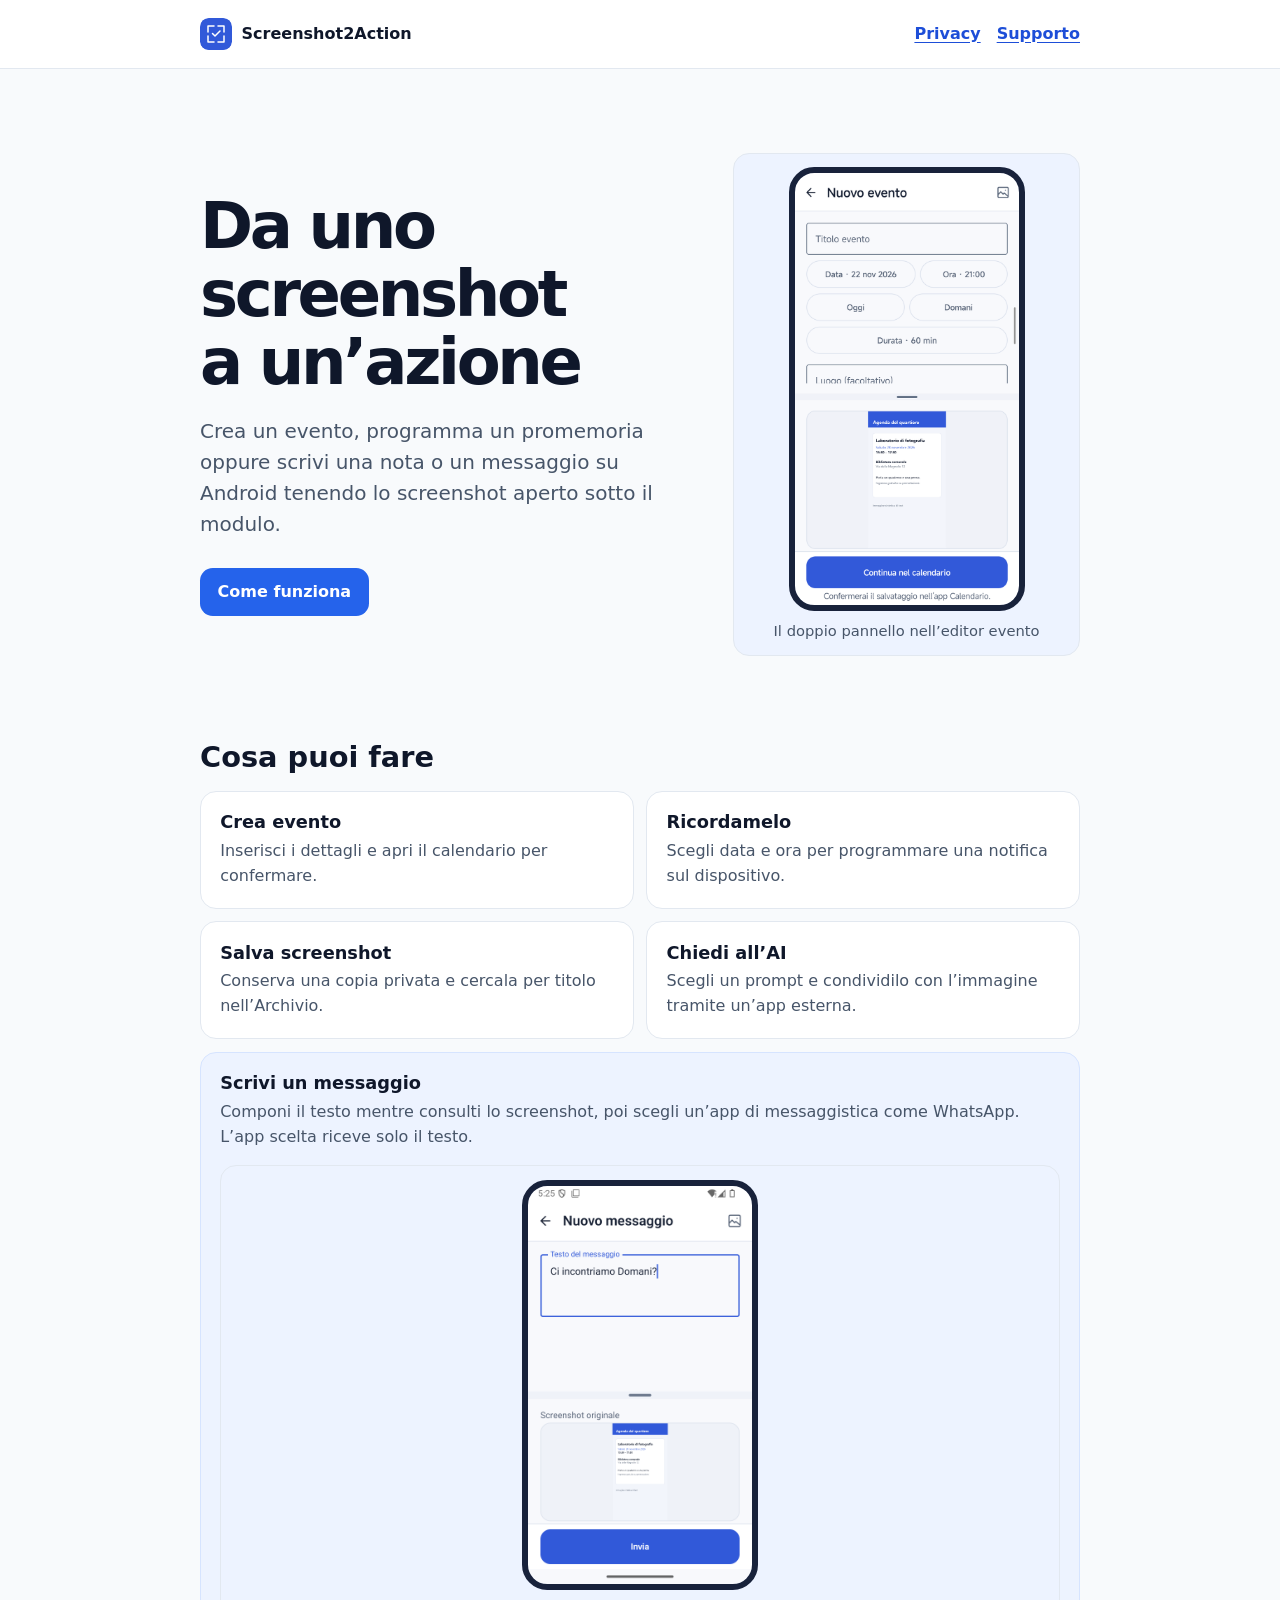
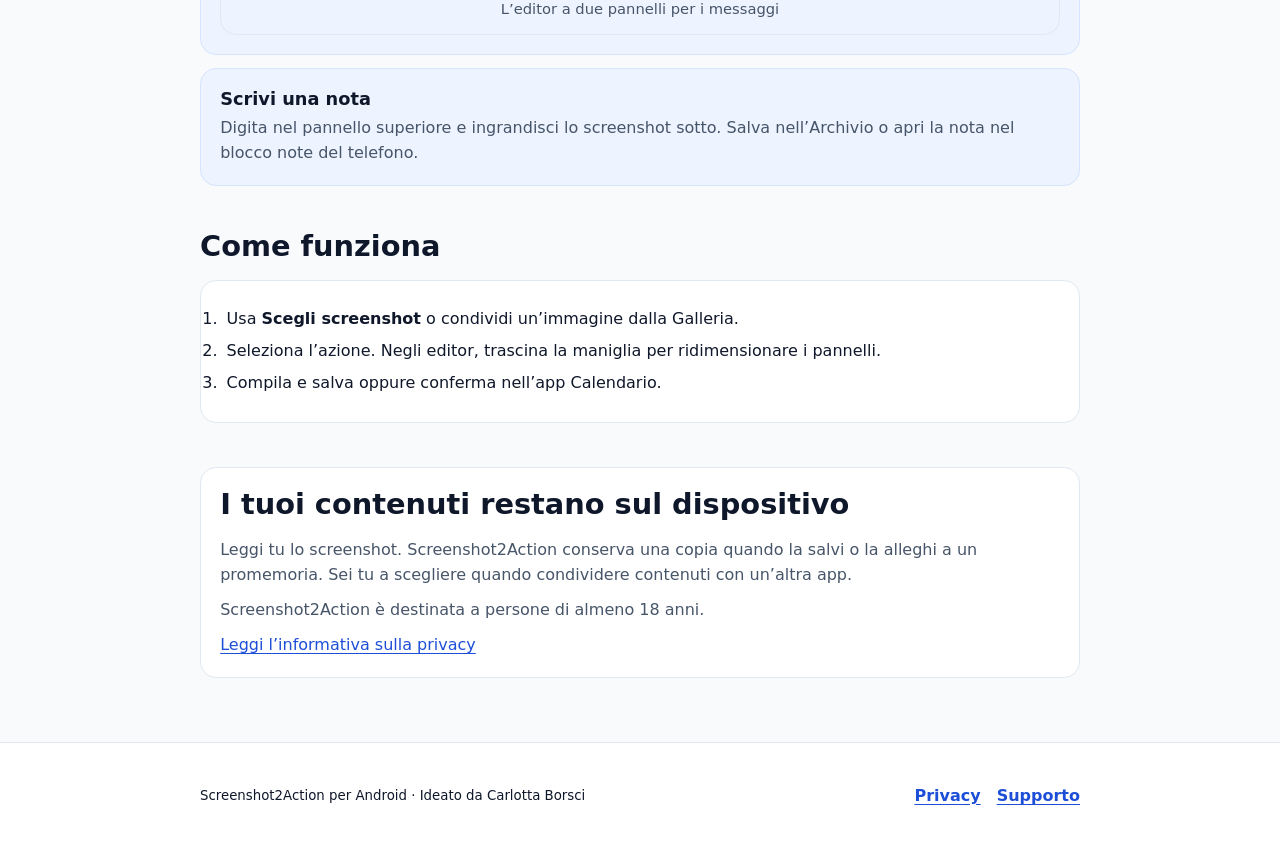
<file: index.html>
<!doctype html>
<html lang="it">
<head>
  <meta charset="utf-8">
  <meta name="viewport" content="width=device-width, initial-scale=1">
  <meta name="description" content="Screenshot2Action per Android. Crea eventi, promemoria, note e messaggi leggendo lo screenshot sullo stesso schermo.">
  <title>Screenshot2Action · Da uno screenshot a un’azione</title>
  <link rel="icon" href="logo.svg" type="image/svg+xml">
  <link rel="stylesheet" href="style.css">
</head>
<body>
  <a class="skip" href="#contenuto">Vai al contenuto</a>
  <header class="site-header">
    <div class="wrap bar">
      <a class="brand" href="index.html" aria-current="page"><img src="logo.svg" alt="" width="32" height="32">Screenshot2Action</a>
      <nav aria-label="Navigazione principale"><a href="privacy.html">Privacy</a><a href="support.html">Supporto</a></nav>
    </div>
  </header>
  <main class="wrap" id="contenuto">
    <section class="hero" aria-labelledby="titolo">
      <div>
        <h1 id="titolo">Da uno screenshot a un’azione</h1>
        <p class="lead">Crea un evento, programma un promemoria oppure scrivi una nota o un messaggio su Android tenendo lo screenshot aperto sotto il modulo.</p>
        <a class="button" href="#come-funziona">Come funziona</a>
        <!-- Aggiungere il collegamento Google Play solo dopo aver verificato l’URL ufficiale. -->
      </div>
      <figure class="demo">
        <img src="editor.png" width="640" height="1235" alt="Editor di Screenshot2Action con il modulo evento sopra, la schermata d’esempio sotto e il pulsante Continua nel calendario in fondo.">
        <figcaption>Il doppio pannello nell’editor evento</figcaption>
      </figure>
    </section>
    <section class="section" aria-labelledby="azioni">
      <h2 id="azioni">Cosa puoi fare</h2>
      <div class="grid">
        <div class="card"><h3>Crea evento</h3><p>Inserisci i dettagli e apri il calendario per confermare.</p></div>
        <div class="card"><h3>Ricordamelo</h3><p>Scegli data e ora per programmare una notifica sul dispositivo.</p></div>
        <div class="card"><h3>Salva screenshot</h3><p>Conserva una copia privata e cercala per titolo nell’Archivio.</p></div>
        <div class="card"><h3>Chiedi all’AI</h3><p>Scegli un prompt e condividilo con l’immagine tramite un’app esterna.</p></div>
      </div>
      <div class="card note"><h3>Scrivi un messaggio</h3><p>Componi il testo mentre consulti lo screenshot, poi scegli un’app di messaggistica come WhatsApp. L’app scelta riceve solo il testo.</p>
        <figure class="demo"><img src="message-editor.png" width="1080" height="1920" alt="Editor del messaggio con il campo di testo sopra, lo screenshot d’esempio sotto e il pulsante Invia in fondo."><figcaption>L’editor a due pannelli per i messaggi</figcaption></figure>
      </div>
      <div class="card note"><h3>Scrivi una nota</h3><p>Digita nel pannello superiore e ingrandisci lo screenshot sotto. Salva nell’Archivio o apri la nota nel blocco note del telefono.</p></div>
    </section>
    <section class="section" id="come-funziona" aria-labelledby="passaggi">
      <h2 id="passaggi">Come funziona</h2>
      <ol class="steps panel">
        <li>Usa <strong>Scegli screenshot</strong> o condividi un’immagine dalla Galleria.</li>
        <li>Seleziona l’azione. Negli editor, trascina la maniglia per ridimensionare i pannelli.</li>
        <li>Compila e salva oppure conferma nell’app Calendario.</li>
      </ol>
    </section>
    <section class="section panel" aria-labelledby="dati">
      <h2 id="dati">I tuoi contenuti restano sul dispositivo</h2>
      <p>Leggi tu lo screenshot. Screenshot2Action conserva una copia quando la salvi o la alleghi a un promemoria. Sei tu a scegliere quando condividere contenuti con un’altra app.</p>
      <p>Screenshot2Action è destinata a persone di almeno 18 anni.</p>
      <p><a href="privacy.html">Leggi l’informativa sulla privacy</a></p>
    </section>
  </main>
  <footer class="site-footer"><div class="wrap bar"><small>Screenshot2Action per Android · Ideato da Carlotta Borsci</small><nav aria-label="Informazioni"><a href="privacy.html">Privacy</a><a href="support.html">Supporto</a></nav></div></footer>
</body>
</html>
</file>
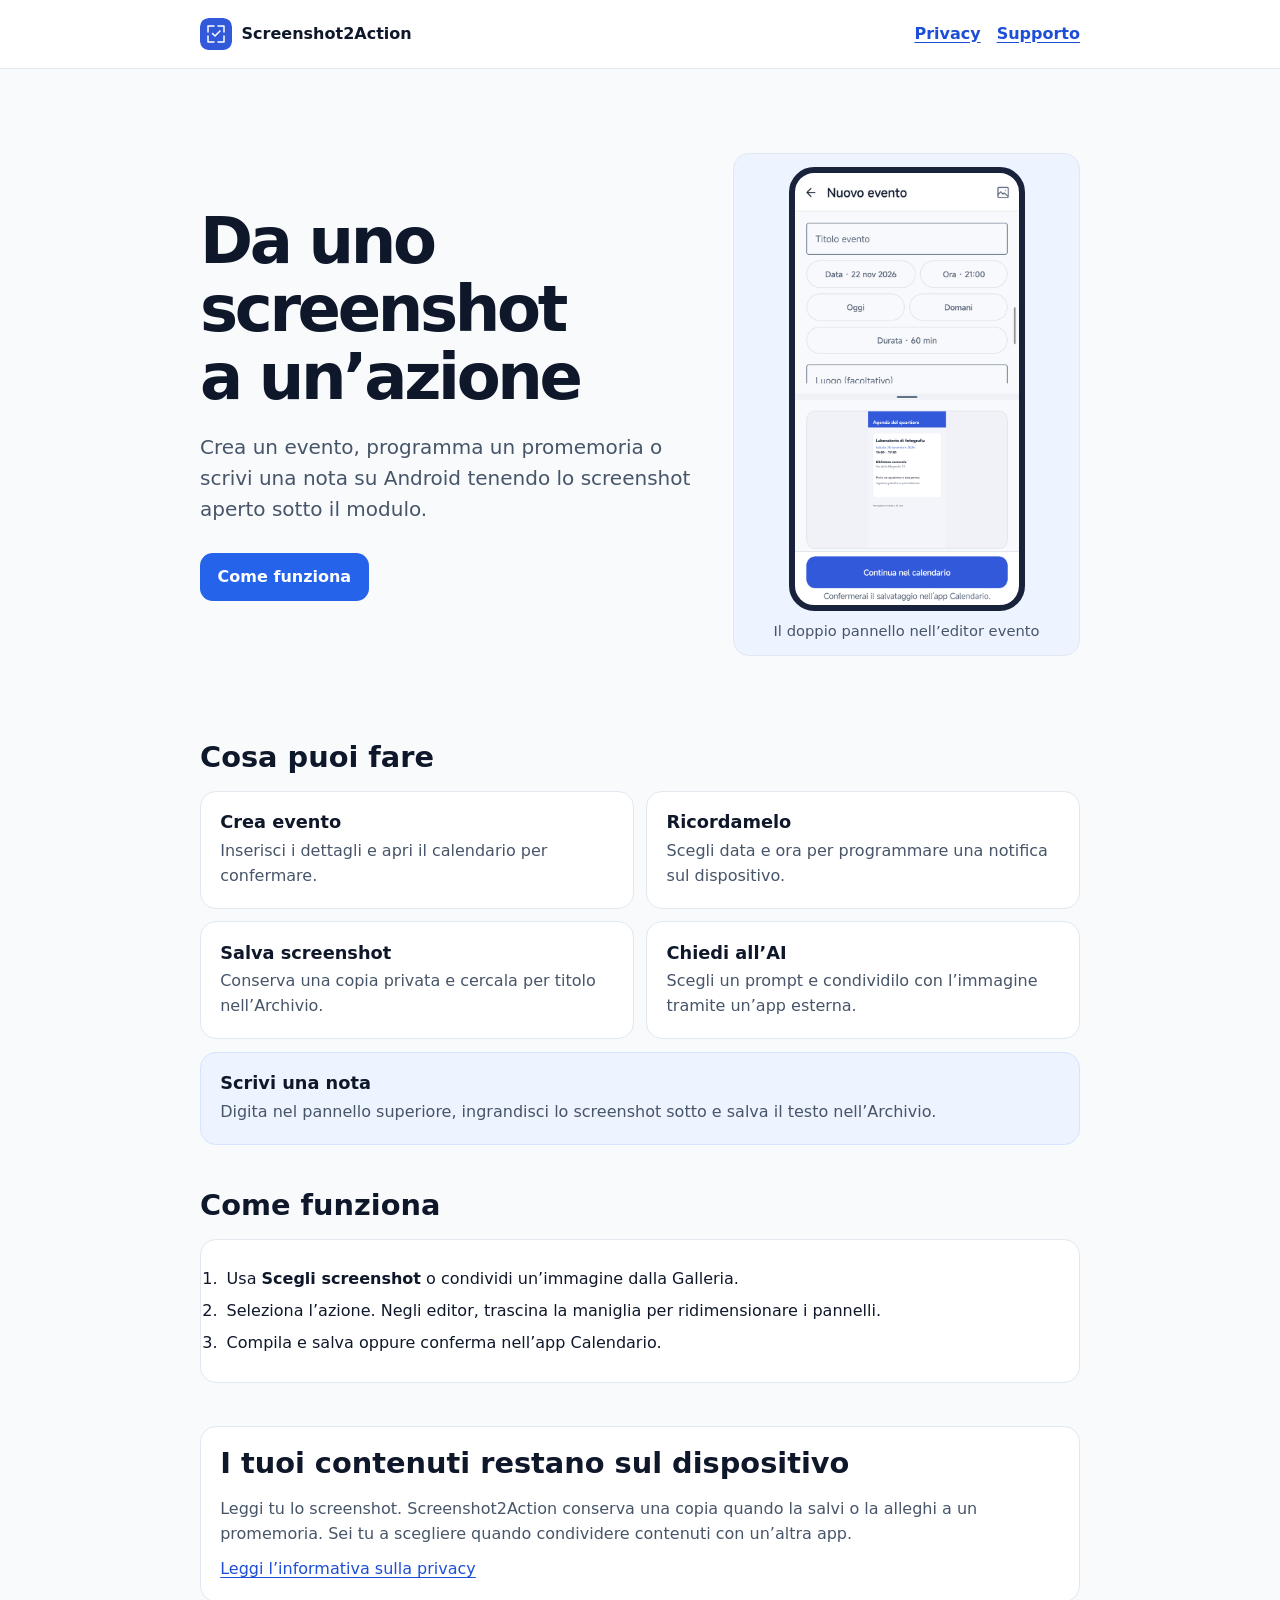
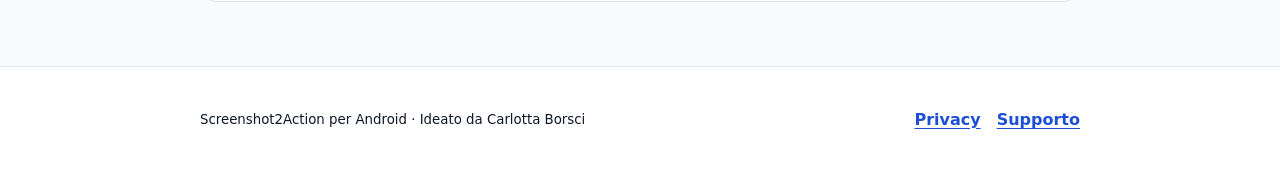
<file: Screenshot2Action-GitHub-Pages/index.html>
<!doctype html>
<html lang="it">
<head>
  <meta charset="utf-8">
  <meta name="viewport" content="width=device-width, initial-scale=1">
  <meta name="description" content="Screenshot2Action per Android. Crea eventi, promemoria e note leggendo lo screenshot sullo stesso schermo.">
  <title>Screenshot2Action · Da uno screenshot a un’azione</title>
  <link rel="icon" href="logo.svg" type="image/svg+xml">
  <link rel="stylesheet" href="style.css">
</head>
<body>
  <a class="skip" href="#contenuto">Vai al contenuto</a>
  <header class="site-header">
    <div class="wrap bar">
      <a class="brand" href="index.html" aria-current="page"><img src="logo.svg" alt="" width="32" height="32">Screenshot2Action</a>
      <nav aria-label="Navigazione principale"><a href="privacy.html">Privacy</a><a href="support.html">Supporto</a></nav>
    </div>
  </header>
  <main class="wrap" id="contenuto">
    <section class="hero" aria-labelledby="titolo">
      <div>
        <h1 id="titolo">Da uno screenshot a un’azione</h1>
        <p class="lead">Crea un evento, programma un promemoria o scrivi una nota su Android tenendo lo screenshot aperto sotto il modulo.</p>
        <a class="button" href="#come-funziona">Come funziona</a>
        <!-- Aggiungere il collegamento Google Play solo dopo aver verificato l’URL ufficiale. -->
      </div>
      <figure class="demo">
        <img src="editor.png" width="640" height="1235" alt="Editor di Screenshot2Action con il modulo evento sopra, la schermata d’esempio sotto e il pulsante Continua nel calendario in fondo.">
        <figcaption>Il doppio pannello nell’editor evento</figcaption>
      </figure>
    </section>
    <section class="section" aria-labelledby="azioni">
      <h2 id="azioni">Cosa puoi fare</h2>
      <div class="grid">
        <div class="card"><h3>Crea evento</h3><p>Inserisci i dettagli e apri il calendario per confermare.</p></div>
        <div class="card"><h3>Ricordamelo</h3><p>Scegli data e ora per programmare una notifica sul dispositivo.</p></div>
        <div class="card"><h3>Salva screenshot</h3><p>Conserva una copia privata e cercala per titolo nell’Archivio.</p></div>
        <div class="card"><h3>Chiedi all’AI</h3><p>Scegli un prompt e condividilo con l’immagine tramite un’app esterna.</p></div>
      </div>
      <div class="card note"><h3>Scrivi una nota</h3><p>Digita nel pannello superiore, ingrandisci lo screenshot sotto e salva il testo nell’Archivio.</p></div>
    </section>
    <section class="section" id="come-funziona" aria-labelledby="passaggi">
      <h2 id="passaggi">Come funziona</h2>
      <ol class="steps panel">
        <li>Usa <strong>Scegli screenshot</strong> o condividi un’immagine dalla Galleria.</li>
        <li>Seleziona l’azione. Negli editor, trascina la maniglia per ridimensionare i pannelli.</li>
        <li>Compila e salva oppure conferma nell’app Calendario.</li>
      </ol>
    </section>
    <section class="section panel" aria-labelledby="dati">
      <h2 id="dati">I tuoi contenuti restano sul dispositivo</h2>
      <p>Leggi tu lo screenshot. Screenshot2Action conserva una copia quando la salvi o la alleghi a un promemoria. Sei tu a scegliere quando condividere contenuti con un’altra app.</p>
      <p><a href="privacy.html">Leggi l’informativa sulla privacy</a></p>
    </section>
  </main>
  <footer class="site-footer"><div class="wrap bar"><small>Screenshot2Action per Android · Ideato da Carlotta Borsci</small><nav aria-label="Informazioni"><a href="privacy.html">Privacy</a><a href="support.html">Supporto</a></nav></div></footer>
</body>
</html>
</file>
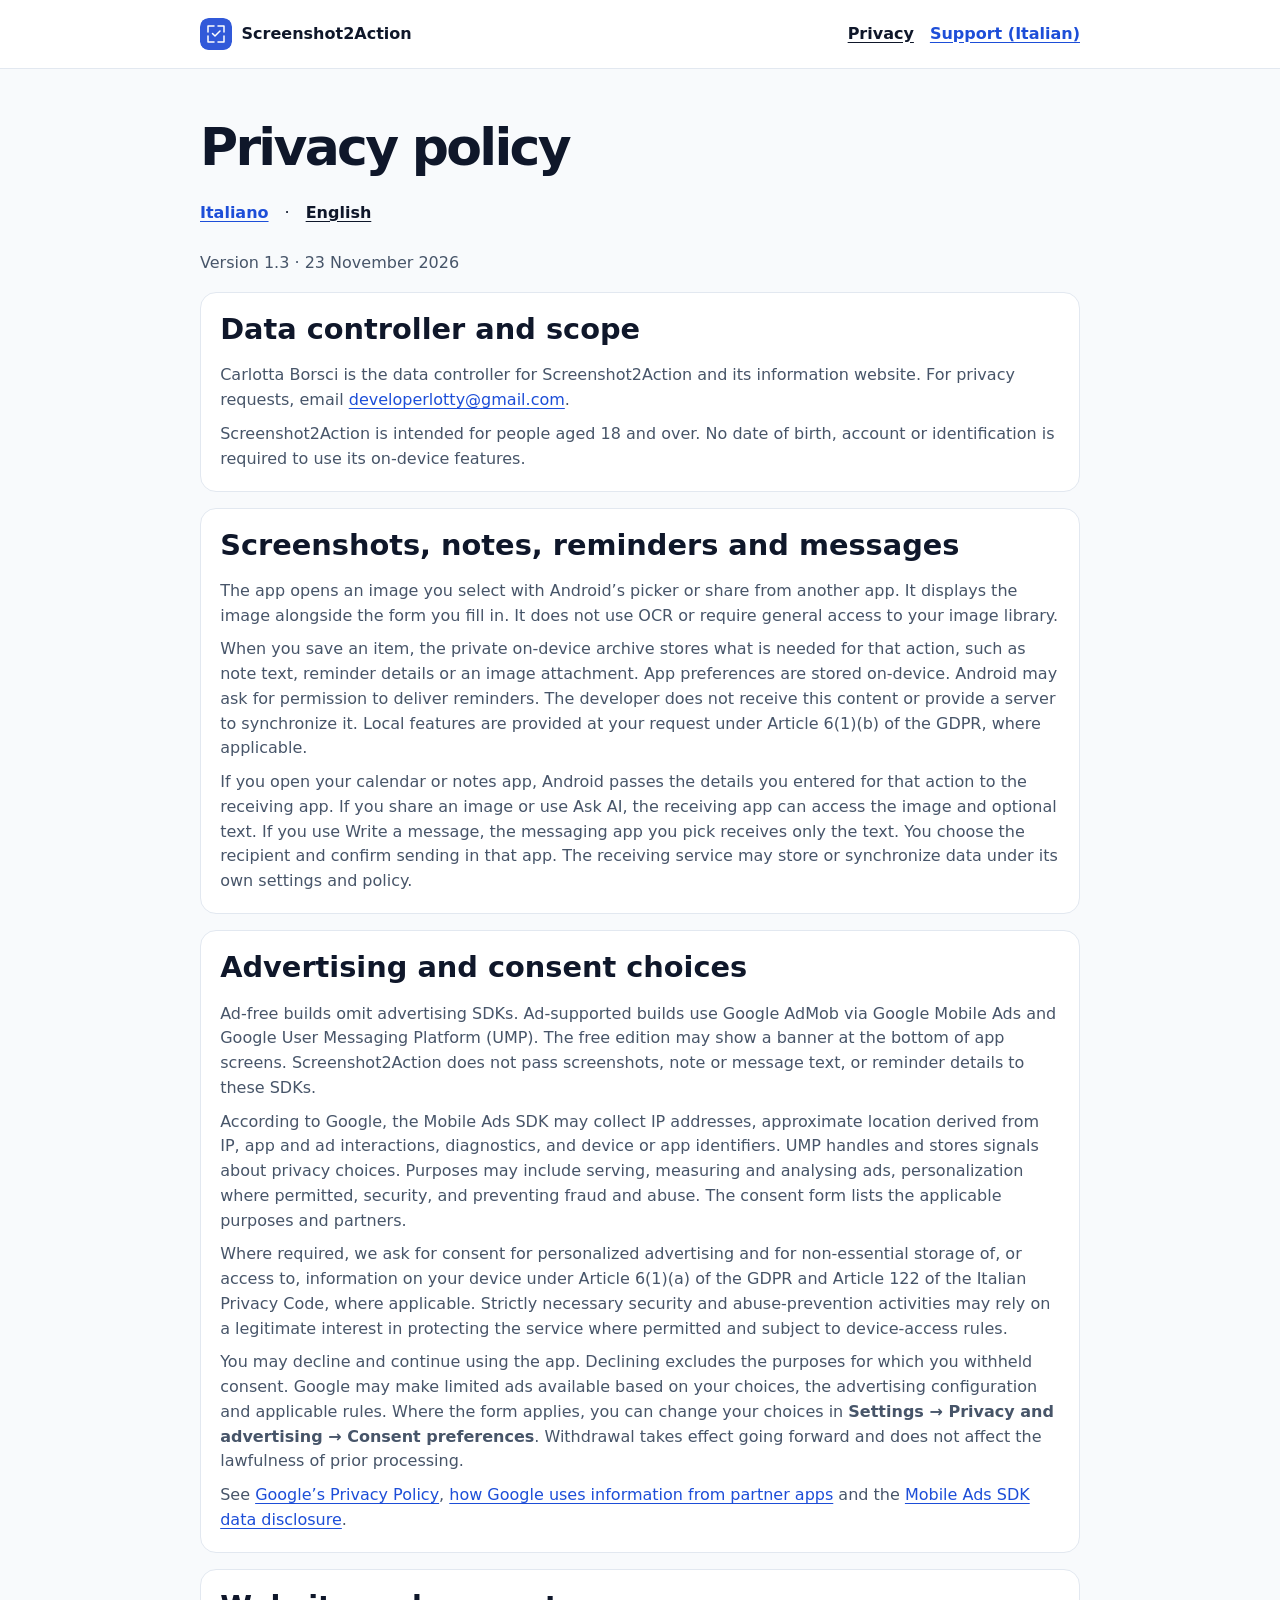
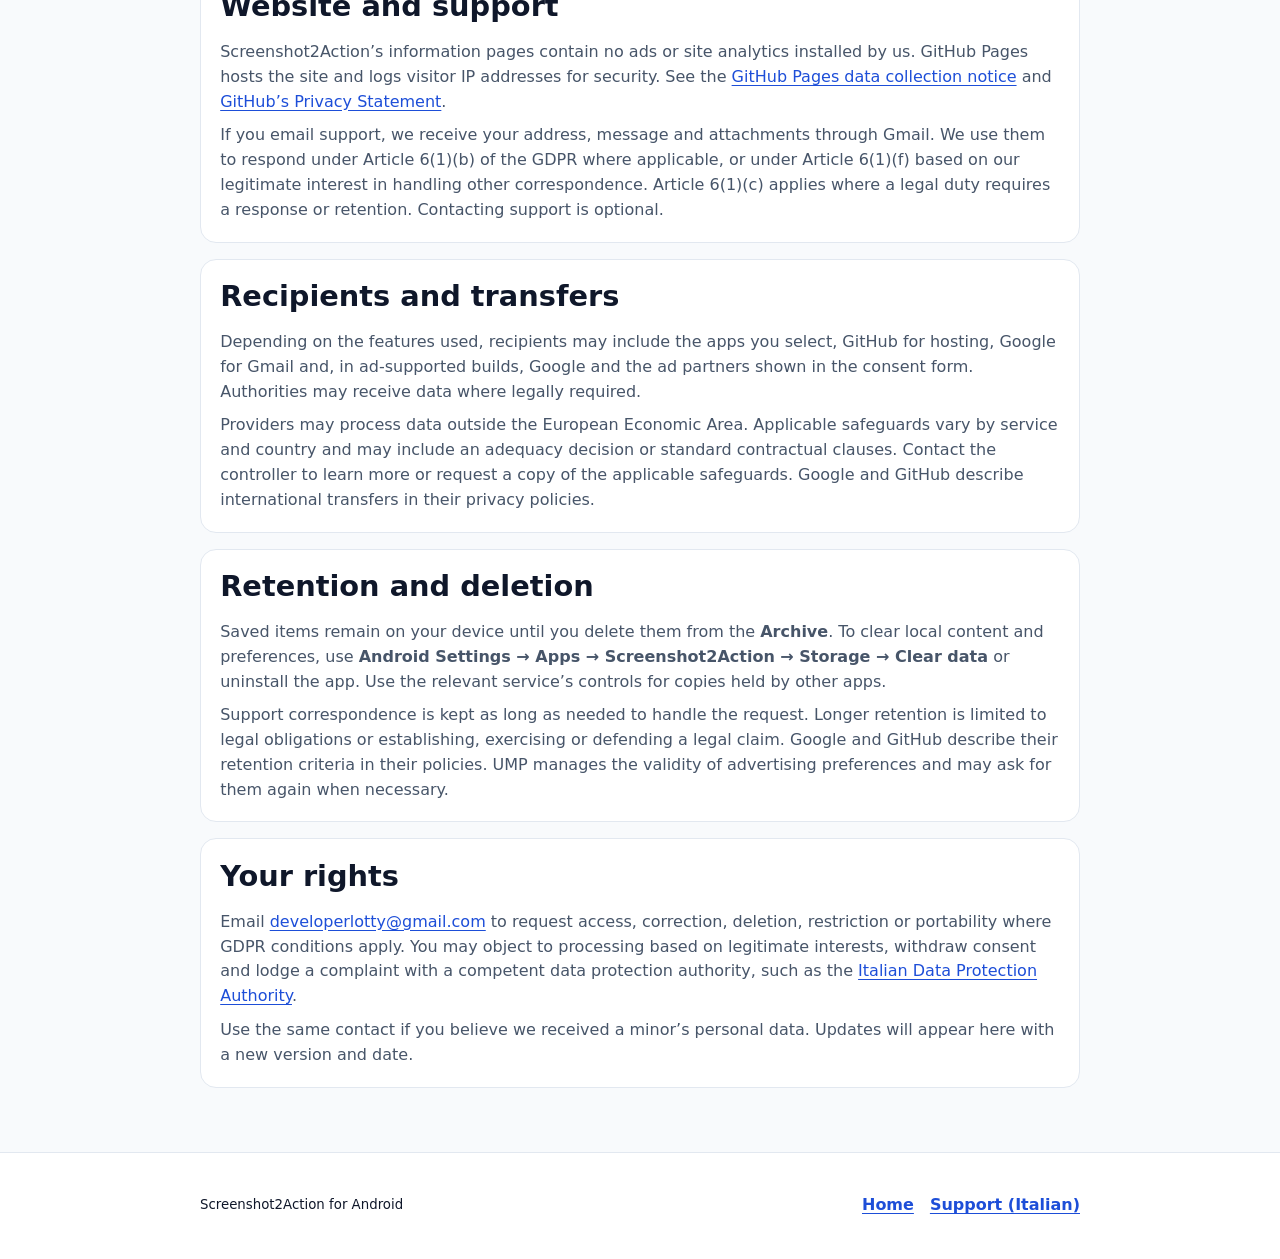
<file: privacy-en.html>
<!doctype html>
<html lang="en">
<head>
  <meta charset="utf-8">
  <meta name="viewport" content="width=device-width, initial-scale=1">
  <title>Privacy policy · Screenshot2Action</title>
  <link rel="icon" href="logo.svg" type="image/svg+xml">
  <link rel="stylesheet" href="style.css">
</head>
<body>
  <a class="skip" href="#content">Skip to content</a>
  <header class="site-header"><div class="wrap bar">
    <a class="brand" href="index.html"><img src="logo.svg" alt="" width="32" height="32">Screenshot2Action</a>
    <nav aria-label="Main navigation"><a href="privacy-en.html" aria-current="page">Privacy</a><a href="support.html">Support (Italian)</a></nav>
  </div></header>
  <main class="wrap article" id="content">
    <h1>Privacy policy</h1>
    <nav aria-label="Privacy policy language"><a href="privacy.html" lang="it" hreflang="it">Italiano</a> · <a href="privacy-en.html" lang="en" aria-current="page">English</a></nav>
    <p class="meta">Version 1.3 · 23 November 2026</p>
    <section class="panel">
      <h2>Data controller and scope</h2>
      <p>Carlotta Borsci is the data controller for Screenshot2Action and its information website. For privacy requests, email <a href="mailto:developerlotty@gmail.com">developerlotty@gmail.com</a>.</p>
      <p>Screenshot2Action is intended for people aged 18 and over. No date of birth, account or identification is required to use its on-device features.</p>
    </section>
    <section class="panel">
      <h2>Screenshots, notes, reminders and messages</h2>
      <p>The app opens an image you select with Android’s picker or share from another app. It displays the image alongside the form you fill in. It does not use OCR or require general access to your image library.</p>
      <p>When you save an item, the private on-device archive stores what is needed for that action, such as note text, reminder details or an image attachment. App preferences are stored on-device. Android may ask for permission to deliver reminders. The developer does not receive this content or provide a server to synchronize it. Local features are provided at your request under Article 6(1)(b) of the GDPR, where applicable.</p>
      <p>If you open your calendar or notes app, Android passes the details you entered for that action to the receiving app. If you share an image or use Ask AI, the receiving app can access the image and optional text. If you use Write a message, the messaging app you pick receives only the text. You choose the recipient and confirm sending in that app. The receiving service may store or synchronize data under its own settings and policy.</p>
    </section>
    <section class="panel">
      <h2>Advertising and consent choices</h2>
      <p>Ad-free builds omit advertising SDKs. Ad-supported builds use Google AdMob via Google Mobile Ads and Google User Messaging Platform (UMP). The free edition may show a banner at the bottom of app screens. Screenshot2Action does not pass screenshots, note or message text, or reminder details to these SDKs.</p>
      <p>According to Google, the Mobile Ads SDK may collect IP addresses, approximate location derived from IP, app and ad interactions, diagnostics, and device or app identifiers. UMP handles and stores signals about privacy choices. Purposes may include serving, measuring and analysing ads, personalization where permitted, security, and preventing fraud and abuse. The consent form lists the applicable purposes and partners.</p>
      <p>Where required, we ask for consent for personalized advertising and for non-essential storage of, or access to, information on your device under Article 6(1)(a) of the GDPR and Article 122 of the Italian Privacy Code, where applicable. Strictly necessary security and abuse-prevention activities may rely on a legitimate interest in protecting the service where permitted and subject to device-access rules.</p>
      <p>You may decline and continue using the app. Declining excludes the purposes for which you withheld consent. Google may make limited ads available based on your choices, the advertising configuration and applicable rules. Where the form applies, you can change your choices in <strong>Settings → Privacy and advertising → Consent preferences</strong>. Withdrawal takes effect going forward and does not affect the lawfulness of prior processing.</p>
      <p>See <a href="https://policies.google.com/privacy?hl=en">Google’s Privacy Policy</a>, <a href="https://policies.google.com/technologies/partner-sites?hl=en">how Google uses information from partner apps</a> and the <a href="https://developers.google.com/admob/android/privacy/play-data-disclosure">Mobile Ads SDK data disclosure</a>.</p>
    </section>
    <section class="panel">
      <h2>Website and support</h2>
      <p>Screenshot2Action’s information pages contain no ads or site analytics installed by us. GitHub Pages hosts the site and logs visitor IP addresses for security. See the <a href="https://docs.github.com/en/pages/getting-started-with-github-pages/what-is-github-pages#data-collection">GitHub Pages data collection notice</a> and <a href="https://docs.github.com/en/site-policy/privacy-policies/github-general-privacy-statement">GitHub’s Privacy Statement</a>.</p>
      <p>If you email support, we receive your address, message and attachments through Gmail. We use them to respond under Article 6(1)(b) of the GDPR where applicable, or under Article 6(1)(f) based on our legitimate interest in handling other correspondence. Article 6(1)(c) applies where a legal duty requires a response or retention. Contacting support is optional.</p>
    </section>
    <section class="panel">
      <h2>Recipients and transfers</h2>
      <p>Depending on the features used, recipients may include the apps you select, GitHub for hosting, Google for Gmail and, in ad-supported builds, Google and the ad partners shown in the consent form. Authorities may receive data where legally required.</p>
      <p>Providers may process data outside the European Economic Area. Applicable safeguards vary by service and country and may include an adequacy decision or standard contractual clauses. Contact the controller to learn more or request a copy of the applicable safeguards. Google and GitHub describe international transfers in their privacy policies.</p>
    </section>
    <section class="panel">
      <h2>Retention and deletion</h2>
      <p>Saved items remain on your device until you delete them from the <strong>Archive</strong>. To clear local content and preferences, use <strong>Android Settings → Apps → Screenshot2Action → Storage → Clear data</strong> or uninstall the app. Use the relevant service’s controls for copies held by other apps.</p>
      <p>Support correspondence is kept as long as needed to handle the request. Longer retention is limited to legal obligations or establishing, exercising or defending a legal claim. Google and GitHub describe their retention criteria in their policies. UMP manages the validity of advertising preferences and may ask for them again when necessary.</p>
    </section>
    <section class="panel">
      <h2>Your rights</h2>
      <p>Email <a href="mailto:developerlotty@gmail.com">developerlotty@gmail.com</a> to request access, correction, deletion, restriction or portability where GDPR conditions apply. You may object to processing based on legitimate interests, withdraw consent and lodge a complaint with a competent data protection authority, such as the <a href="https://www.garanteprivacy.it/">Italian Data Protection Authority</a>.</p>
      <p>Use the same contact if you believe we received a minor’s personal data. Updates will appear here with a new version and date.</p>
    </section>
  </main>
  <footer class="site-footer"><div class="wrap bar"><small>Screenshot2Action for Android</small><nav aria-label="Information"><a href="index.html">Home</a><a href="support.html">Support (Italian)</a></nav></div></footer>
</body>
</html>
</file>
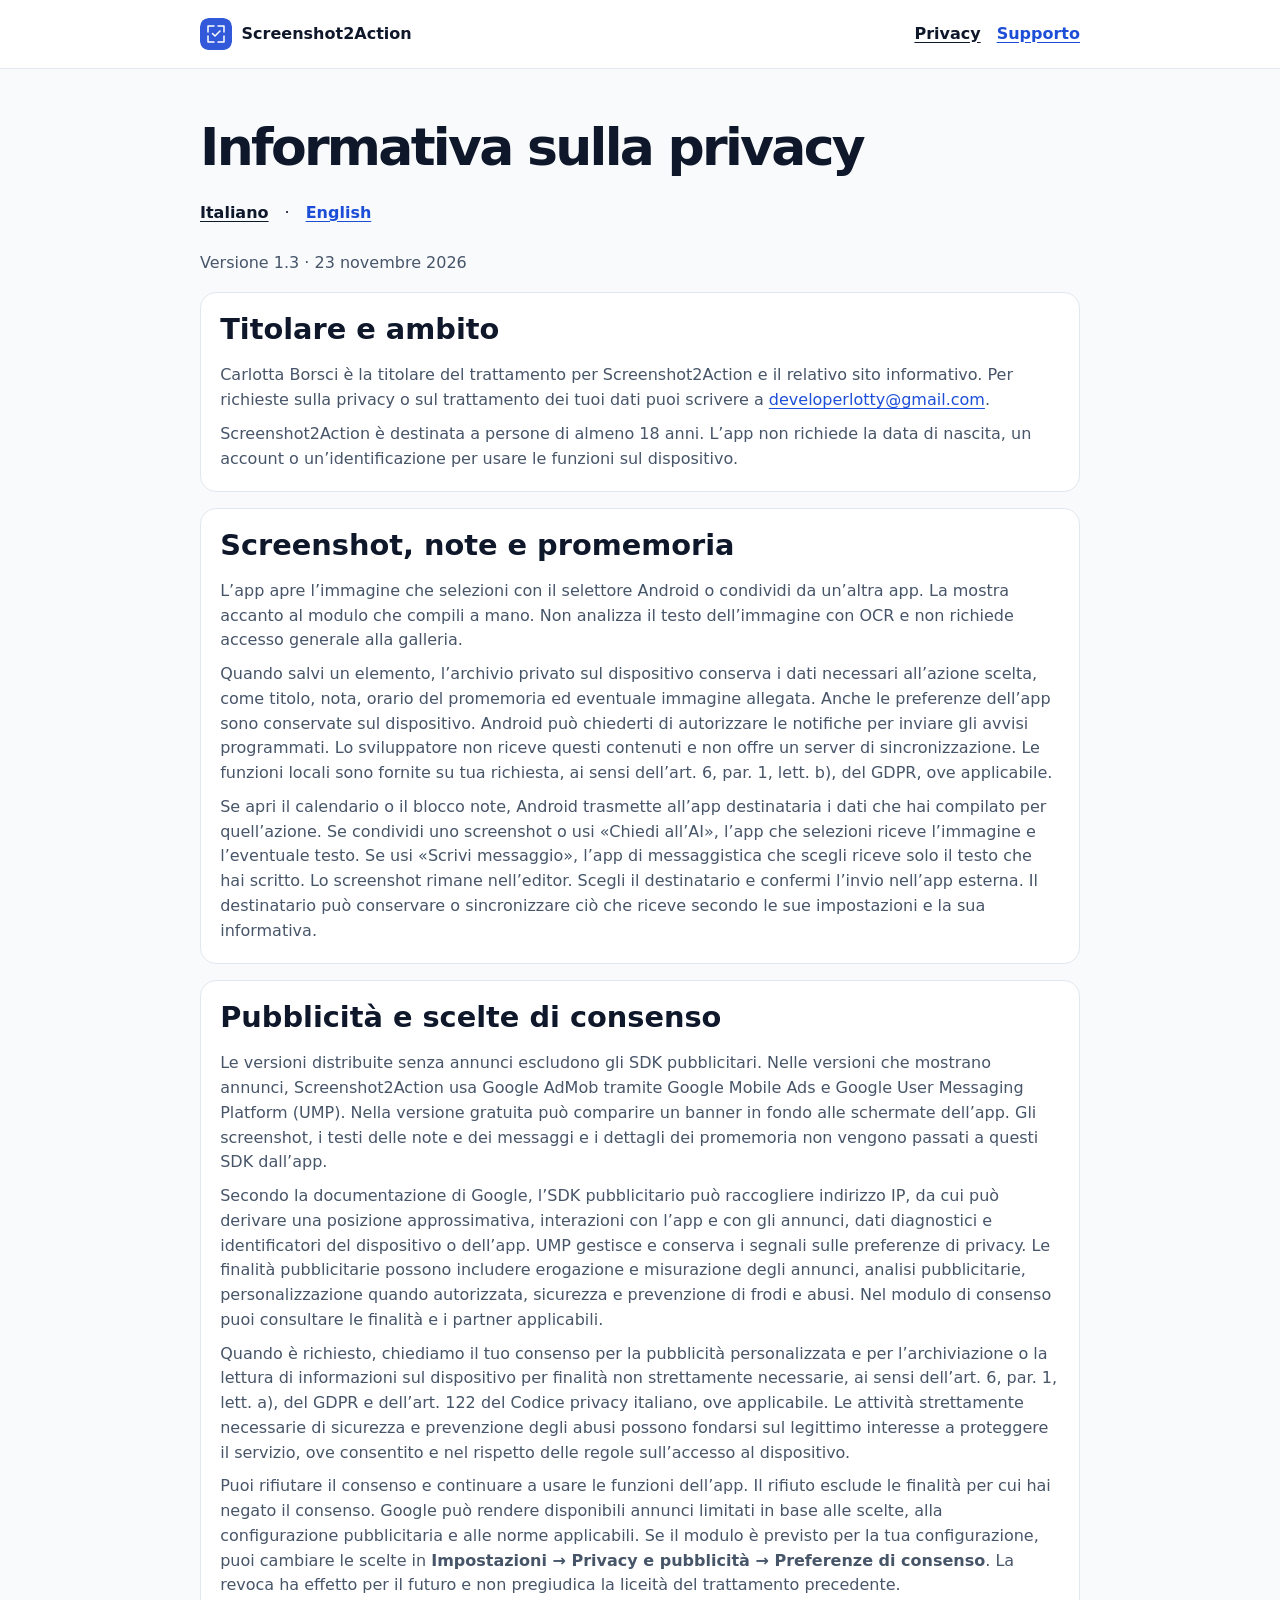
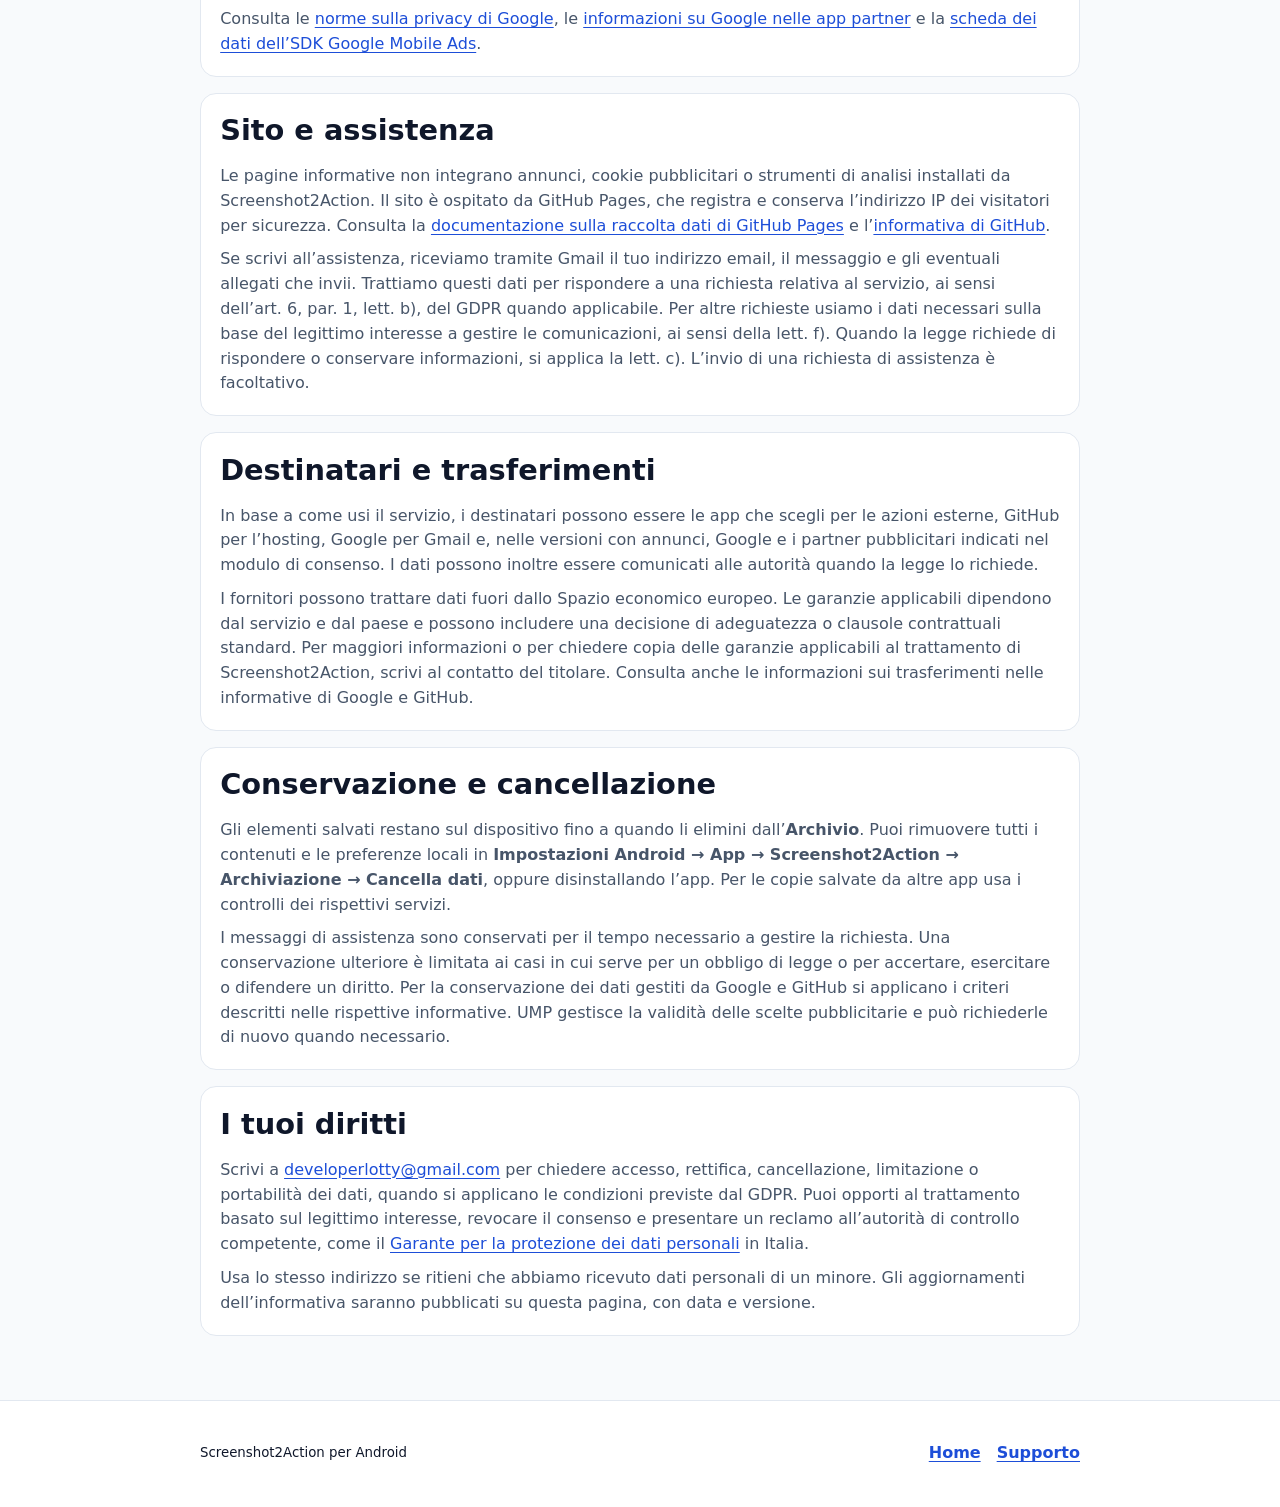
<file: privacy.html>
<!doctype html>
<html lang="it">
<head>
  <meta charset="utf-8">
  <meta name="viewport" content="width=device-width, initial-scale=1">
  <meta name="description" content="Informativa sui dati sul dispositivo, la pubblicità nell’app, il sito e l’assistenza di Screenshot2Action.">
  <title>Informativa sulla privacy · Screenshot2Action</title>
  <link rel="icon" href="logo.svg" type="image/svg+xml">
  <link rel="stylesheet" href="style.css">
</head>
<body>
  <a class="skip" href="#contenuto">Vai al contenuto</a>
  <header class="site-header"><div class="wrap bar">
    <a class="brand" href="index.html"><img src="logo.svg" alt="" width="32" height="32">Screenshot2Action</a>
    <nav aria-label="Navigazione principale"><a href="privacy.html" aria-current="page">Privacy</a><a href="support.html">Supporto</a></nav>
  </div></header>
  <main class="wrap article" id="contenuto">
    <h1>Informativa sulla privacy</h1>
    <nav aria-label="Lingua dell’informativa"><a href="privacy.html" lang="it" aria-current="page">Italiano</a> · <a href="privacy-en.html" lang="en" hreflang="en">English</a></nav>
    <p class="meta">Versione 1.3 · 23 novembre 2026</p>
    <section class="panel" aria-labelledby="titolare">
      <h2 id="titolare">Titolare e ambito</h2>
      <p>Carlotta Borsci è la titolare del trattamento per Screenshot2Action e il relativo sito informativo. Per richieste sulla privacy o sul trattamento dei tuoi dati puoi scrivere a <a href="mailto:developerlotty@gmail.com">developerlotty@gmail.com</a>.</p>
      <p>Screenshot2Action è destinata a persone di almeno 18 anni. L’app non richiede la data di nascita, un account o un’identificazione per usare le funzioni sul dispositivo.</p>
    </section>
    <section class="panel" aria-labelledby="app">
      <h2 id="app">Screenshot, note e promemoria</h2>
      <p>L’app apre l’immagine che selezioni con il selettore Android o condividi da un’altra app. La mostra accanto al modulo che compili a mano. Non analizza il testo dell’immagine con OCR e non richiede accesso generale alla galleria.</p>
      <p>Quando salvi un elemento, l’archivio privato sul dispositivo conserva i dati necessari all’azione scelta, come titolo, nota, orario del promemoria ed eventuale immagine allegata. Anche le preferenze dell’app sono conservate sul dispositivo. Android può chiederti di autorizzare le notifiche per inviare gli avvisi programmati. Lo sviluppatore non riceve questi contenuti e non offre un server di sincronizzazione. Le funzioni locali sono fornite su tua richiesta, ai sensi dell’art. 6, par. 1, lett. b), del GDPR, ove applicabile.</p>
      <p>Se apri il calendario o il blocco note, Android trasmette all’app destinataria i dati che hai compilato per quell’azione. Se condividi uno screenshot o usi «Chiedi all’AI», l’app che selezioni riceve l’immagine e l’eventuale testo. Se usi «Scrivi messaggio», l’app di messaggistica che scegli riceve solo il testo che hai scritto. Lo screenshot rimane nell’editor. Scegli il destinatario e confermi l’invio nell’app esterna. Il destinatario può conservare o sincronizzare ciò che riceve secondo le sue impostazioni e la sua informativa.</p>
    </section>
    <section class="panel" aria-labelledby="ads">
      <h2 id="ads">Pubblicità e scelte di consenso</h2>
      <p>Le versioni distribuite senza annunci escludono gli SDK pubblicitari. Nelle versioni che mostrano annunci, Screenshot2Action usa Google AdMob tramite Google Mobile Ads e Google User Messaging Platform (UMP). Nella versione gratuita può comparire un banner in fondo alle schermate dell’app. Gli screenshot, i testi delle note e dei messaggi e i dettagli dei promemoria non vengono passati a questi SDK dall’app.</p>
      <p>Secondo la documentazione di Google, l’SDK pubblicitario può raccogliere indirizzo IP, da cui può derivare una posizione approssimativa, interazioni con l’app e con gli annunci, dati diagnostici e identificatori del dispositivo o dell’app. UMP gestisce e conserva i segnali sulle preferenze di privacy. Le finalità pubblicitarie possono includere erogazione e misurazione degli annunci, analisi pubblicitarie, personalizzazione quando autorizzata, sicurezza e prevenzione di frodi e abusi. Nel modulo di consenso puoi consultare le finalità e i partner applicabili.</p>
      <p>Quando è richiesto, chiediamo il tuo consenso per la pubblicità personalizzata e per l’archiviazione o la lettura di informazioni sul dispositivo per finalità non strettamente necessarie, ai sensi dell’art. 6, par. 1, lett. a), del GDPR e dell’art. 122 del Codice privacy italiano, ove applicabile. Le attività strettamente necessarie di sicurezza e prevenzione degli abusi possono fondarsi sul legittimo interesse a proteggere il servizio, ove consentito e nel rispetto delle regole sull’accesso al dispositivo.</p>
      <p>Puoi rifiutare il consenso e continuare a usare le funzioni dell’app. Il rifiuto esclude le finalità per cui hai negato il consenso. Google può rendere disponibili annunci limitati in base alle scelte, alla configurazione pubblicitaria e alle norme applicabili. Se il modulo è previsto per la tua configurazione, puoi cambiare le scelte in <strong>Impostazioni → Privacy e pubblicità → Preferenze di consenso</strong>. La revoca ha effetto per il futuro e non pregiudica la liceità del trattamento precedente.</p>
      <p>Consulta le <a href="https://policies.google.com/privacy?hl=it">norme sulla privacy di Google</a>, le <a href="https://policies.google.com/technologies/partner-sites?hl=it">informazioni su Google nelle app partner</a> e la <a href="https://developers.google.com/admob/android/privacy/play-data-disclosure">scheda dei dati dell’SDK Google Mobile Ads</a>.</p>
    </section>
    <section class="panel" aria-labelledby="web">
      <h2 id="web">Sito e assistenza</h2>
      <p>Le pagine informative non integrano annunci, cookie pubblicitari o strumenti di analisi installati da Screenshot2Action. Il sito è ospitato da GitHub Pages, che registra e conserva l’indirizzo IP dei visitatori per sicurezza. Consulta la <a href="https://docs.github.com/en/pages/getting-started-with-github-pages/what-is-github-pages#data-collection">documentazione sulla raccolta dati di GitHub Pages</a> e l’<a href="https://docs.github.com/en/site-policy/privacy-policies/github-general-privacy-statement">informativa di GitHub</a>.</p>
      <p>Se scrivi all’assistenza, riceviamo tramite Gmail il tuo indirizzo email, il messaggio e gli eventuali allegati che invii. Trattiamo questi dati per rispondere a una richiesta relativa al servizio, ai sensi dell’art. 6, par. 1, lett. b), del GDPR quando applicabile. Per altre richieste usiamo i dati necessari sulla base del legittimo interesse a gestire le comunicazioni, ai sensi della lett. f). Quando la legge richiede di rispondere o conservare informazioni, si applica la lett. c). L’invio di una richiesta di assistenza è facoltativo.</p>
    </section>
    <section class="panel" aria-labelledby="destinatari">
      <h2 id="destinatari">Destinatari e trasferimenti</h2>
      <p>In base a come usi il servizio, i destinatari possono essere le app che scegli per le azioni esterne, GitHub per l’hosting, Google per Gmail e, nelle versioni con annunci, Google e i partner pubblicitari indicati nel modulo di consenso. I dati possono inoltre essere comunicati alle autorità quando la legge lo richiede.</p>
      <p>I fornitori possono trattare dati fuori dallo Spazio economico europeo. Le garanzie applicabili dipendono dal servizio e dal paese e possono includere una decisione di adeguatezza o clausole contrattuali standard. Per maggiori informazioni o per chiedere copia delle garanzie applicabili al trattamento di Screenshot2Action, scrivi al contatto del titolare. Consulta anche le informazioni sui trasferimenti nelle informative di Google e GitHub.</p>
    </section>
    <section class="panel" aria-labelledby="conservazione">
      <h2 id="conservazione">Conservazione e cancellazione</h2>
      <p>Gli elementi salvati restano sul dispositivo fino a quando li elimini dall’<strong>Archivio</strong>. Puoi rimuovere tutti i contenuti e le preferenze locali in <strong>Impostazioni Android → App → Screenshot2Action → Archiviazione → Cancella dati</strong>, oppure disinstallando l’app. Per le copie salvate da altre app usa i controlli dei rispettivi servizi.</p>
      <p>I messaggi di assistenza sono conservati per il tempo necessario a gestire la richiesta. Una conservazione ulteriore è limitata ai casi in cui serve per un obbligo di legge o per accertare, esercitare o difendere un diritto. Per la conservazione dei dati gestiti da Google e GitHub si applicano i criteri descritti nelle rispettive informative. UMP gestisce la validità delle scelte pubblicitarie e può richiederle di nuovo quando necessario.</p>
    </section>
    <section class="panel" aria-labelledby="diritti">
      <h2 id="diritti">I tuoi diritti</h2>
      <p>Scrivi a <a href="mailto:developerlotty@gmail.com">developerlotty@gmail.com</a> per chiedere accesso, rettifica, cancellazione, limitazione o portabilità dei dati, quando si applicano le condizioni previste dal GDPR. Puoi opporti al trattamento basato sul legittimo interesse, revocare il consenso e presentare un reclamo all’autorità di controllo competente, come il <a href="https://www.garanteprivacy.it/">Garante per la protezione dei dati personali</a> in Italia.</p>
      <p>Usa lo stesso indirizzo se ritieni che abbiamo ricevuto dati personali di un minore. Gli aggiornamenti dell’informativa saranno pubblicati su questa pagina, con data e versione.</p>
    </section>
  </main>
  <footer class="site-footer"><div class="wrap bar"><small>Screenshot2Action per Android</small><nav aria-label="Informazioni"><a href="index.html">Home</a><a href="support.html">Supporto</a></nav></div></footer>
</body>
</html>
</file>
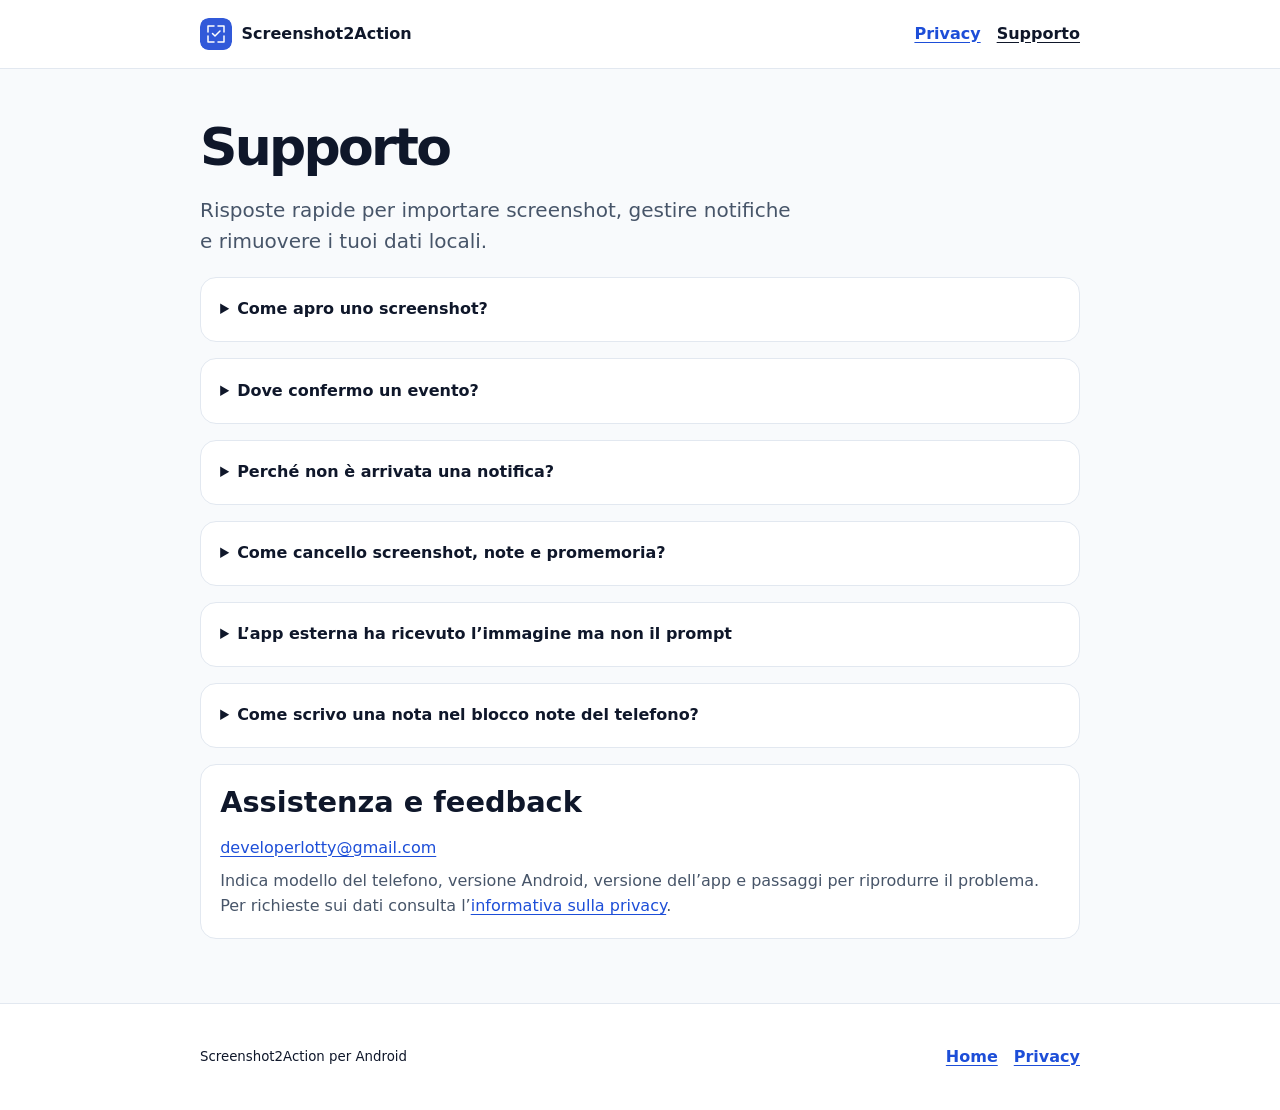
<file: support.html>
<!doctype html>
<html lang="it">
<head>
  <meta charset="utf-8">
  <meta name="viewport" content="width=device-width, initial-scale=1">
  <title>Supporto · Screenshot2Action</title>
  <link rel="icon" href="logo.svg" type="image/svg+xml">
  <link rel="stylesheet" href="style.css">
</head>
<body>
  <a class="skip" href="#contenuto">Vai al contenuto</a>
  <header class="site-header"><div class="wrap bar">
    <a class="brand" href="index.html"><img src="logo.svg" alt="" width="32" height="32">Screenshot2Action</a>
    <nav aria-label="Navigazione principale"><a href="privacy.html">Privacy</a><a href="support.html" aria-current="page">Supporto</a></nav>
  </div></header>
  <main class="wrap article" id="contenuto">
    <h1>Supporto</h1>
    <p class="lead">Risposte rapide per importare screenshot, gestire notifiche e rimuovere i tuoi dati locali.</p>
    <details><summary>Come apro uno screenshot?</summary><p>Tocca <strong>Scegli screenshot</strong> nella Home oppure seleziona Screenshot2Action nella condivisione della Galleria.</p></details>
    <details><summary>Dove confermo un evento?</summary><p>Dopo <strong>Continua nel calendario</strong>, controlla i dettagli e conferma nell’app Calendario. Gli avvisi dell’evento si gestiscono lì.</p></details>
    <details><summary>Perché non è arrivata una notifica?</summary><p>Vai su <strong>Impostazioni → Impostazioni notifiche Android</strong> e abilita le notifiche per Screenshot2Action e per il canale Promemoria. Per un avviso già mancato, apri il promemoria nell’Archivio e tocca <strong>Invia notifica ora</strong>. Il risparmio energetico può ritardare la consegna.</p></details>
    <details><summary>Come cancello screenshot, note e promemoria?</summary><p>Usa <strong>Elimina</strong> nella rispettiva scheda di Archivio. Per cancellare tutti i dati, vai in <strong>Impostazioni Android → App → Screenshot2Action → Archiviazione → Cancella dati</strong>.</p></details>
    <details><summary>L’app esterna ha ricevuto l’immagine ma non il prompt</summary><p>In <strong>Chiedi all’AI</strong>, apri <strong>La mia app non riceve il testo</strong>. Copia il prompt, condividi l’immagine e incolla il testo nell’app destinataria.</p></details>
    <details><summary>Come scrivo una nota nel blocco note del telefono?</summary><p>Nell’editor Nota o nel dettaglio di una nota salvata, tocca <strong>Apri nel blocco note</strong>. Sul POCO con Note Xiaomi installato, si apre direttamente quell’app. Sugli altri telefoni puoi scegliere un’app compatibile con la condivisione di testo.</p></details>
    <section class="panel">
      <h2>Assistenza e feedback</h2>
      <p><a href="mailto:developerlotty@gmail.com">developerlotty@gmail.com</a></p>
      <p>Indica modello del telefono, versione Android, versione dell’app e passaggi per riprodurre il problema. Per richieste sui dati consulta l’<a href="privacy.html">informativa sulla privacy</a>.</p>
    </section>
  </main>
  <footer class="site-footer"><div class="wrap bar"><small>Screenshot2Action per Android</small><nav aria-label="Informazioni"><a href="index.html">Home</a><a href="privacy.html">Privacy</a></nav></div></footer>
</body>
</html>
</file>
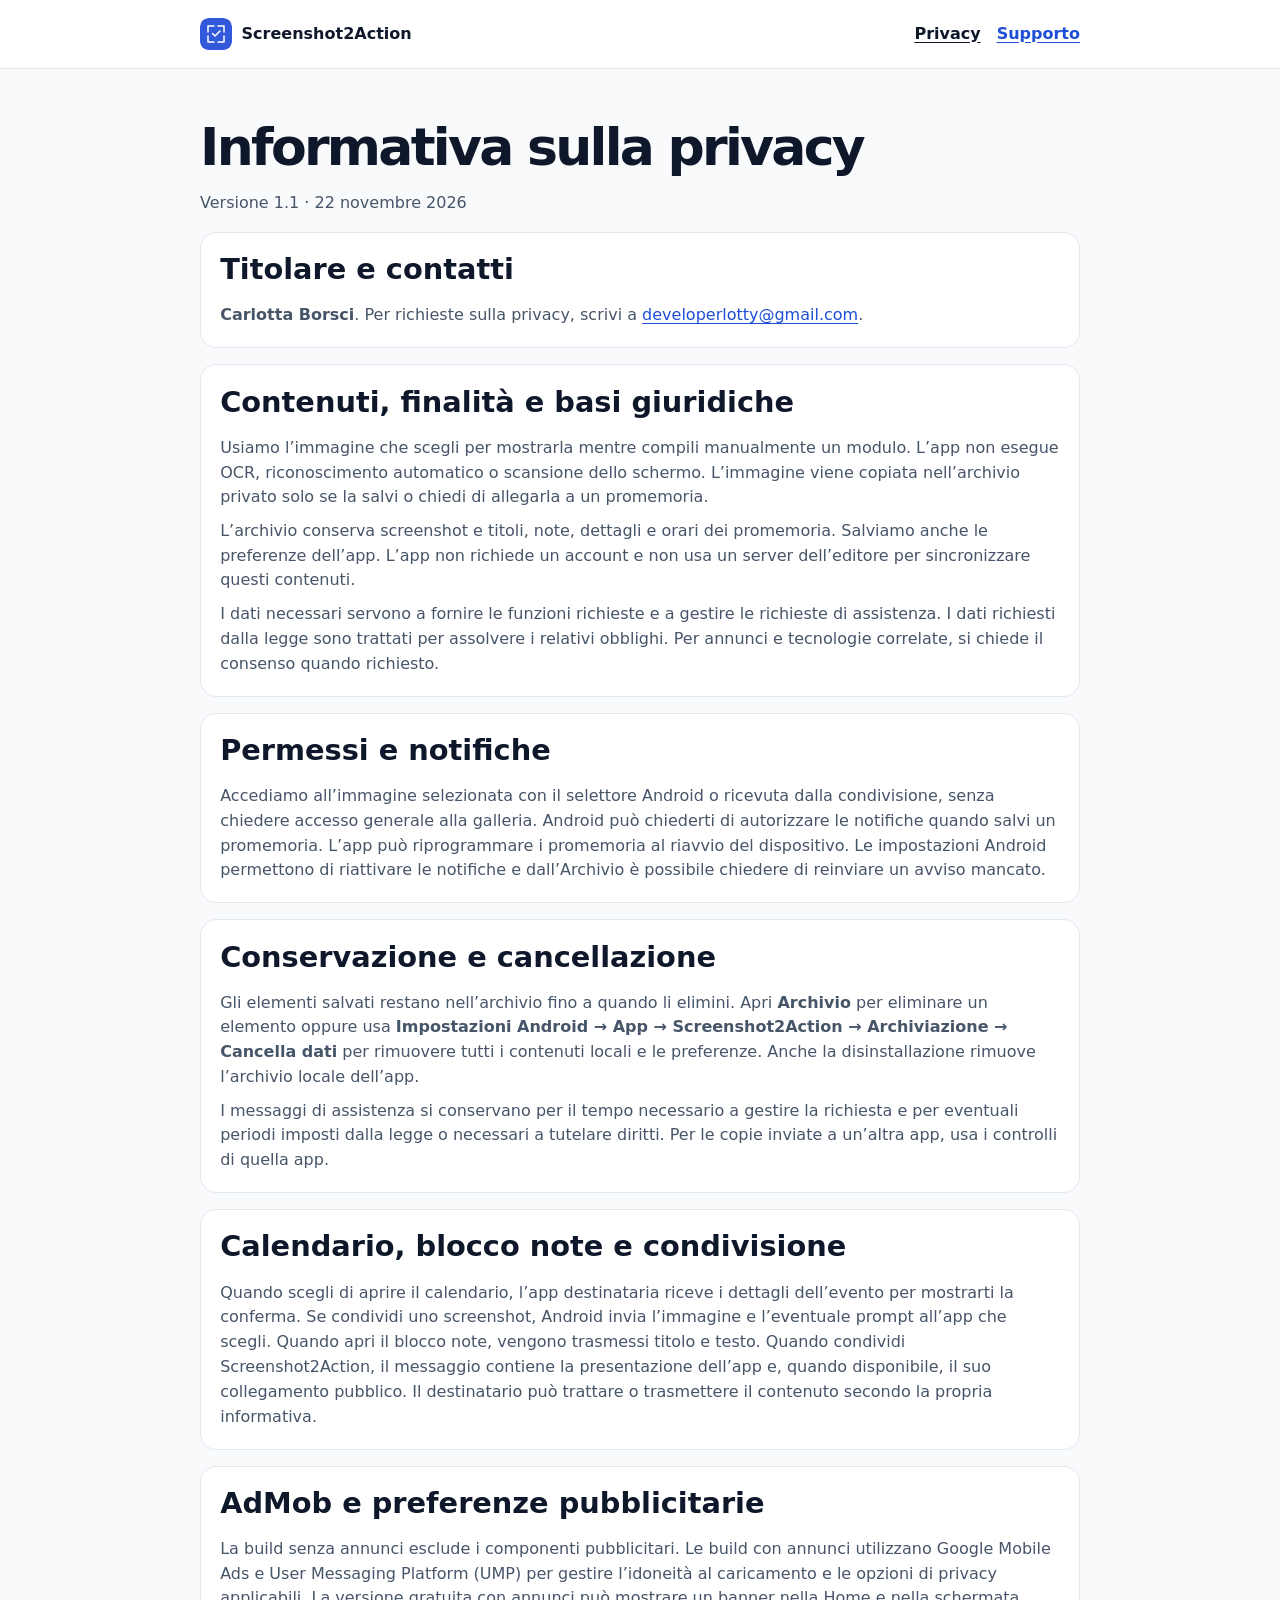
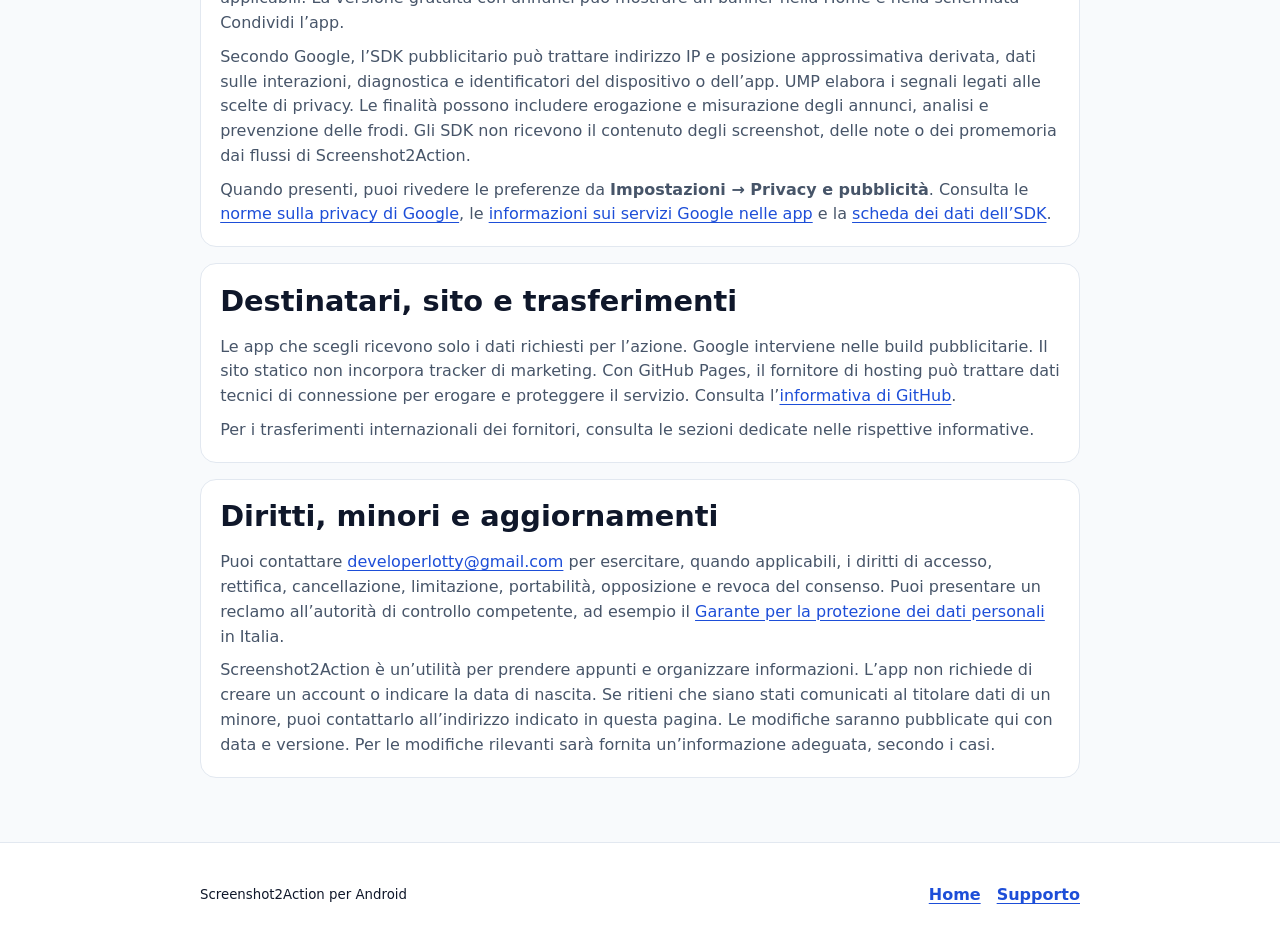
<file: Screenshot2Action-GitHub-Pages/privacy.html>
<!doctype html>
<html lang="it">
<head>
  <meta charset="utf-8">
  <meta name="viewport" content="width=device-width, initial-scale=1">
  <title>Privacy · Screenshot2Action</title>
  <link rel="icon" href="logo.svg" type="image/svg+xml">
  <link rel="stylesheet" href="style.css">
</head>
<body>
  <a class="skip" href="#contenuto">Vai al contenuto</a>
  <header class="site-header"><div class="wrap bar">
    <a class="brand" href="index.html"><img src="logo.svg" alt="" width="32" height="32">Screenshot2Action</a>
    <nav aria-label="Navigazione principale"><a href="privacy.html" aria-current="page">Privacy</a><a href="support.html">Supporto</a></nav>
  </div></header>

  <main class="wrap article" id="contenuto">
    <h1>Informativa sulla privacy</h1>
    <p class="meta">Versione 1.1 · 22 novembre 2026</p>
    <section class="panel">
      <h2>Titolare e contatti</h2>
      <p><strong>Carlotta Borsci</strong>. Per richieste sulla privacy, scrivi a <a href="mailto:developerlotty@gmail.com">developerlotty@gmail.com</a>.</p>
    </section>
    <section class="panel">
      <h2>Contenuti, finalità e basi giuridiche</h2>
      <p>Usiamo l’immagine che scegli per mostrarla mentre compili manualmente un modulo. L’app non esegue OCR, riconoscimento automatico o scansione dello schermo. L’immagine viene copiata nell’archivio privato solo se la salvi o chiedi di allegarla a un promemoria.</p>
      <p>L’archivio conserva screenshot e titoli, note, dettagli e orari dei promemoria. Salviamo anche le preferenze dell’app. L’app non richiede un account e non usa un server dell’editore per sincronizzare questi contenuti.</p>
      <p>I dati necessari servono a fornire le funzioni richieste e a gestire le richieste di assistenza. I dati richiesti dalla legge sono trattati per assolvere i relativi obblighi. Per annunci e tecnologie correlate, si chiede il consenso quando richiesto.</p>
    </section>
    <section class="panel">
      <h2>Permessi e notifiche</h2>
      <p>Accediamo all’immagine selezionata con il selettore Android o ricevuta dalla condivisione, senza chiedere accesso generale alla galleria. Android può chiederti di autorizzare le notifiche quando salvi un promemoria. L’app può riprogrammare i promemoria al riavvio del dispositivo. Le impostazioni Android permettono di riattivare le notifiche e dall’Archivio è possibile chiedere di reinviare un avviso mancato.</p>
    </section>
    <section class="panel">
      <h2>Conservazione e cancellazione</h2>
      <p>Gli elementi salvati restano nell’archivio fino a quando li elimini. Apri <strong>Archivio</strong> per eliminare un elemento oppure usa <strong>Impostazioni Android → App → Screenshot2Action → Archiviazione → Cancella dati</strong> per rimuovere tutti i contenuti locali e le preferenze. Anche la disinstallazione rimuove l’archivio locale dell’app.</p>
      <p>I messaggi di assistenza si conservano per il tempo necessario a gestire la richiesta e per eventuali periodi imposti dalla legge o necessari a tutelare diritti. Per le copie inviate a un’altra app, usa i controlli di quella app.</p>
    </section>
    <section class="panel">
      <h2>Calendario, blocco note e condivisione</h2>
      <p>Quando scegli di aprire il calendario, l’app destinataria riceve i dettagli dell’evento per mostrarti la conferma. Se condividi uno screenshot, Android invia l’immagine e l’eventuale prompt all’app che scegli. Quando apri il blocco note, vengono trasmessi titolo e testo. Quando condividi Screenshot2Action, il messaggio contiene la presentazione dell’app e, quando disponibile, il suo collegamento pubblico. Il destinatario può trattare o trasmettere il contenuto secondo la propria informativa.</p>
    </section>
    <section class="panel">
      <h2>AdMob e preferenze pubblicitarie</h2>
      <p>La build senza annunci esclude i componenti pubblicitari. Le build con annunci utilizzano Google Mobile Ads e User Messaging Platform (UMP) per gestire l’idoneità al caricamento e le opzioni di privacy applicabili. La versione gratuita con annunci può mostrare un banner nella Home e nella schermata Condividi l’app.</p>
      <p>Secondo Google, l’SDK pubblicitario può trattare indirizzo IP e posizione approssimativa derivata, dati sulle interazioni, diagnostica e identificatori del dispositivo o dell’app. UMP elabora i segnali legati alle scelte di privacy. Le finalità possono includere erogazione e misurazione degli annunci, analisi e prevenzione delle frodi. Gli SDK non ricevono il contenuto degli screenshot, delle note o dei promemoria dai flussi di Screenshot2Action.</p>
      <p>Quando presenti, puoi rivedere le preferenze da <strong>Impostazioni → Privacy e pubblicità</strong>. Consulta le <a href="https://policies.google.com/privacy?hl=it">norme sulla privacy di Google</a>, le <a href="https://policies.google.com/technologies/partner-sites?hl=it">informazioni sui servizi Google nelle app</a> e la <a href="https://developers.google.com/admob/android/privacy/play-data-disclosure">scheda dei dati dell’SDK</a>.</p>
    </section>
    <section class="panel">
      <h2>Destinatari, sito e trasferimenti</h2>
      <p>Le app che scegli ricevono solo i dati richiesti per l’azione. Google interviene nelle build pubblicitarie. Il sito statico non incorpora tracker di marketing. Con GitHub Pages, il fornitore di hosting può trattare dati tecnici di connessione per erogare e proteggere il servizio. Consulta l’<a href="https://docs.github.com/en/site-policy/privacy-policies/github-general-privacy-statement">informativa di GitHub</a>.</p>
      <p>Per i trasferimenti internazionali dei fornitori, consulta le sezioni dedicate nelle rispettive informative.</p>
    </section>
    <section class="panel">
      <h2>Diritti, minori e aggiornamenti</h2>
      <p>Puoi contattare <a href="mailto:developerlotty@gmail.com">developerlotty@gmail.com</a> per esercitare, quando applicabili, i diritti di accesso, rettifica, cancellazione, limitazione, portabilità, opposizione e revoca del consenso. Puoi presentare un reclamo all’autorità di controllo competente, ad esempio il <a href="https://www.garanteprivacy.it/">Garante per la protezione dei dati personali</a> in Italia.</p>
      <p>Screenshot2Action è un’utilità per prendere appunti e organizzare informazioni. L’app non richiede di creare un account o indicare la data di nascita. Se ritieni che siano stati comunicati al titolare dati di un minore, puoi contattarlo all’indirizzo indicato in questa pagina. Le modifiche saranno pubblicate qui con data e versione. Per le modifiche rilevanti sarà fornita un’informazione adeguata, secondo i casi.</p>
    </section>
  </main>
  <footer class="site-footer"><div class="wrap bar"><small>Screenshot2Action per Android</small><nav aria-label="Informazioni"><a href="index.html">Home</a><a href="support.html">Supporto</a></nav></div></footer>
</body>
</html>
</file>
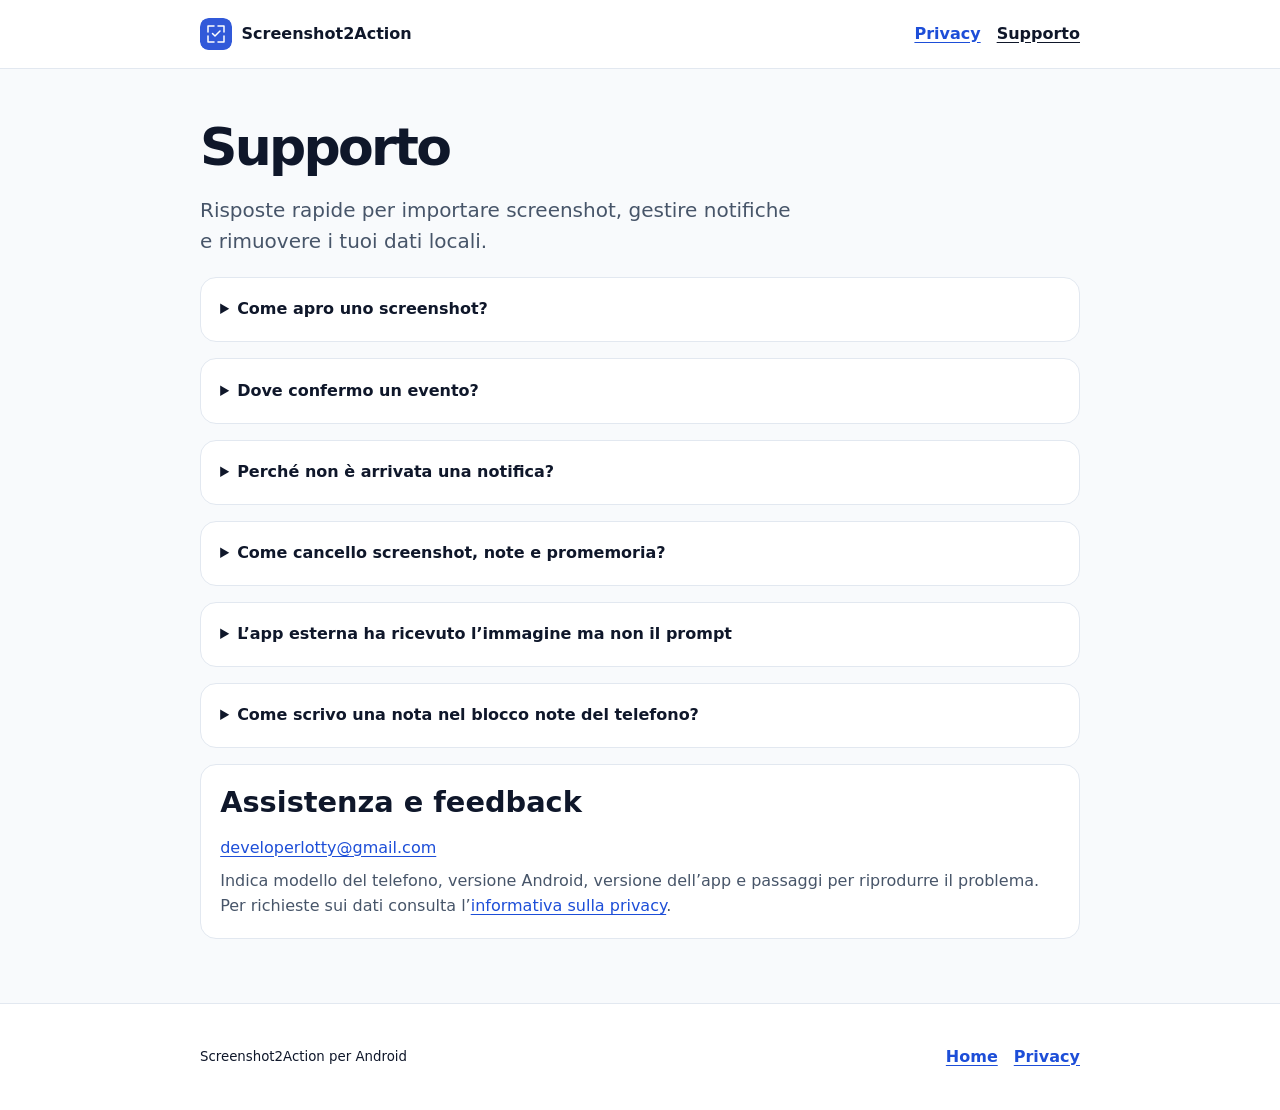
<file: Screenshot2Action-GitHub-Pages/support.html>
<!doctype html>
<html lang="it">
<head>
  <meta charset="utf-8">
  <meta name="viewport" content="width=device-width, initial-scale=1">
  <title>Supporto · Screenshot2Action</title>
  <link rel="icon" href="logo.svg" type="image/svg+xml">
  <link rel="stylesheet" href="style.css">
</head>
<body>
  <a class="skip" href="#contenuto">Vai al contenuto</a>
  <header class="site-header"><div class="wrap bar">
    <a class="brand" href="index.html"><img src="logo.svg" alt="" width="32" height="32">Screenshot2Action</a>
    <nav aria-label="Navigazione principale"><a href="privacy.html">Privacy</a><a href="support.html" aria-current="page">Supporto</a></nav>
  </div></header>
  <main class="wrap article" id="contenuto">
    <h1>Supporto</h1>
    <p class="lead">Risposte rapide per importare screenshot, gestire notifiche e rimuovere i tuoi dati locali.</p>
    <details><summary>Come apro uno screenshot?</summary><p>Tocca <strong>Scegli screenshot</strong> nella Home oppure seleziona Screenshot2Action nella condivisione della Galleria.</p></details>
    <details><summary>Dove confermo un evento?</summary><p>Dopo <strong>Continua nel calendario</strong>, controlla i dettagli e conferma nell’app Calendario. Gli avvisi dell’evento si gestiscono lì.</p></details>
    <details><summary>Perché non è arrivata una notifica?</summary><p>Vai su <strong>Impostazioni → Impostazioni notifiche Android</strong> e abilita le notifiche per Screenshot2Action e per il canale Promemoria. Per un avviso già mancato, apri il promemoria nell’Archivio e tocca <strong>Invia notifica ora</strong>. Il risparmio energetico può ritardare la consegna.</p></details>
    <details><summary>Come cancello screenshot, note e promemoria?</summary><p>Usa <strong>Elimina</strong> nella rispettiva scheda di Archivio. Per cancellare tutti i dati, vai in <strong>Impostazioni Android → App → Screenshot2Action → Archiviazione → Cancella dati</strong>.</p></details>
    <details><summary>L’app esterna ha ricevuto l’immagine ma non il prompt</summary><p>In <strong>Chiedi all’AI</strong>, apri <strong>La mia app non riceve il testo</strong>. Copia il prompt, condividi l’immagine e incolla il testo nell’app destinataria.</p></details>
    <details><summary>Come scrivo una nota nel blocco note del telefono?</summary><p>Nell’editor Nota o nel dettaglio di una nota salvata, tocca <strong>Apri nel blocco note</strong>. Sul POCO con Note Xiaomi installato, si apre direttamente quell’app. Sugli altri telefoni puoi scegliere un’app compatibile con la condivisione di testo.</p></details>
    <section class="panel">
      <h2>Assistenza e feedback</h2>
      <p><a href="mailto:developerlotty@gmail.com">developerlotty@gmail.com</a></p>
      <p>Indica modello del telefono, versione Android, versione dell’app e passaggi per riprodurre il problema. Per richieste sui dati consulta l’<a href="privacy.html">informativa sulla privacy</a>.</p>
    </section>
  </main>
  <footer class="site-footer"><div class="wrap bar"><small>Screenshot2Action per Android</small><nav aria-label="Informazioni"><a href="index.html">Home</a><a href="privacy.html">Privacy</a></nav></div></footer>
</body>
</html>
</file>
<file: style.css>
:root {
  color-scheme: light;
  --page: #f8fafc;
  --text: #0f172a;
  --muted: #475569;
  --accent: #2563eb;
  --accent-dark: #1d4ed8;
  --line: #e2e8f0;
  --soft: #edf3ff;
  --surface: #fff;
  font-family: system-ui, -apple-system, "Segoe UI", sans-serif;
  font-size: 100%;
  line-height: 1.55;
}
*, *::before, *::after { box-sizing: border-box; }
body { margin: 0; background: var(--page); color: var(--text); }
a { color: var(--accent-dark); text-underline-offset: .18em; }
a:hover { color: #153185; }
a:focus-visible, summary:focus-visible { outline: 3px solid var(--accent); outline-offset: 4px; border-radius: 4px; }
.wrap { width: min(100% - 2.5rem, 55rem); margin-inline: auto; }
.skip { position: absolute; inset: .5rem auto auto .5rem; transform: translateY(-200%); padding: .75rem; background: white; z-index: 5; }
.skip:focus { transform: translateY(0); }
.site-header, .site-footer { background: var(--surface); }
.site-header { border-bottom: 1px solid var(--line); }
.site-footer { border-top: 1px solid var(--line); margin-top: 4rem; padding-block: 1.2rem; }
.bar { display: flex; align-items: center; flex-wrap: wrap; justify-content: space-between; gap: .35rem 1rem; min-height: 4.25rem; padding-block: .45rem; }
.brand { display: inline-flex; align-items: center; gap: .6rem; color: var(--text); font-weight: 730; text-decoration: none; }
.brand img { width: 2rem; height: 2rem; border-radius: .55rem; }
nav { display: flex; flex-wrap: wrap; align-items: center; gap: .2rem 1rem; }
nav a { display: inline-flex; align-items: center; min-height: 2.75rem; font-weight: 600; }
nav a[aria-current="page"] { color: var(--text); }
.hero { padding-block: clamp(2.5rem, 7vw, 5.25rem) 2.5rem; display: grid; gap: 2rem; align-items: center; }
.hero h1, .article h1 { font-size: clamp(2.2rem, 7.4vw, 4rem); margin: 0 0 1rem; line-height: 1.06; letter-spacing: -.052em; text-wrap: balance; overflow-wrap: anywhere; }
.article h1 { font-size: clamp(2rem, 6.2vw, 3.25rem); }
.lead { font-size: clamp(1.06rem, 2.6vw, 1.25rem); color: var(--muted); max-width: 38rem; }
.button { display: inline-flex; align-items: center; min-height: 3rem; margin-top: .5rem; padding: .6rem 1.1rem; background: var(--accent); color: white; text-decoration: none; font-weight: 680; border-radius: .8rem; }
.button:hover { background: var(--accent-dark); color: white; }
.demo { margin: 0; padding: 1.2rem 1rem .8rem; border: 1px solid var(--line); border-radius: 1rem; background: var(--soft); text-align: center; }
.demo img { display: block; margin-inline: auto; width: min(100%, 14rem); height: auto; outline: .375rem solid #18223b; border-radius: 1.2rem; background: var(--page); }
.demo figcaption { margin-top: .9rem; color: var(--muted); font-size: .92rem; }
.section { margin-top: 2.7rem; scroll-margin-top: 1rem; }
h2 { line-height: 1.22; font-size: clamp(1.42rem, 3.4vw, 1.8rem); margin: 0 0 1rem; }
h3 { font-size: 1.11rem; margin: 0 0 .35rem; line-height: 1.25; }
.grid { display: grid; gap: .8rem; }
.card, .panel, details { padding: 1.2rem; background: var(--surface); border: 1px solid var(--line); border-radius: 1rem; }
.card p, .panel p { margin: 0; color: var(--muted); }
.card p + p, .panel p + p { margin-top: .65rem; }
.note { margin-top: .8rem; background: var(--soft); border-color: #d6e4ff; }
.note .demo { margin-top: 1rem; }
.steps { padding-left: 1.35rem; margin: 0; }
.steps li { padding-left: .25rem; margin-block: .45rem; }
.article { padding-top: clamp(2rem, 5vw, 3.2rem); }
.article section, .article details { margin-top: 1rem; }
.article section p { margin: .55rem 0 0; }
.article li + li { margin-top: .35rem; }
.meta { color: var(--muted); }
.draft { border-left: 4px solid #a7640b; background: #fff7e8; }
.draft p { color: #553510; }
summary { cursor: pointer; font-weight: 700; min-height: 1.55rem; }
details p { color: var(--muted); margin: .6rem 0 0; }
@media (min-width: 44rem) {
  .hero { grid-template-columns: minmax(0, 1.3fr) minmax(0, .9fr); }
  .grid { grid-template-columns: repeat(2, minmax(0, 1fr)); }
}
</file>
<file: Screenshot2Action-GitHub-Pages/style.css>
:root {
  color-scheme: light;
  --page: #f8fafc;
  --text: #0f172a;
  --muted: #475569;
  --accent: #2563eb;
  --accent-dark: #1d4ed8;
  --line: #e2e8f0;
  --soft: #edf3ff;
  --surface: #fff;
  font-family: system-ui, -apple-system, "Segoe UI", sans-serif;
  font-size: 100%;
  line-height: 1.55;
}
*, *::before, *::after { box-sizing: border-box; }
body { margin: 0; background: var(--page); color: var(--text); }
a { color: var(--accent-dark); text-underline-offset: .18em; }
a:hover { color: #153185; }
a:focus-visible, summary:focus-visible { outline: 3px solid var(--accent); outline-offset: 4px; border-radius: 4px; }
.wrap { width: min(100% - 2.5rem, 55rem); margin-inline: auto; }
.skip { position: absolute; inset: .5rem auto auto .5rem; transform: translateY(-200%); padding: .75rem; background: white; z-index: 5; }
.skip:focus { transform: translateY(0); }
.site-header, .site-footer { background: var(--surface); }
.site-header { border-bottom: 1px solid var(--line); }
.site-footer { border-top: 1px solid var(--line); margin-top: 4rem; padding-block: 1.2rem; }
.bar { display: flex; align-items: center; flex-wrap: wrap; justify-content: space-between; gap: .35rem 1rem; min-height: 4.25rem; padding-block: .45rem; }
.brand { display: inline-flex; align-items: center; gap: .6rem; color: var(--text); font-weight: 730; text-decoration: none; }
.brand img { width: 2rem; height: 2rem; border-radius: .55rem; }
nav { display: flex; flex-wrap: wrap; align-items: center; gap: .2rem 1rem; }
nav a { display: inline-flex; align-items: center; min-height: 2.75rem; font-weight: 600; }
nav a[aria-current="page"] { color: var(--text); }
.hero { padding-block: clamp(2.5rem, 7vw, 5.25rem) 2.5rem; display: grid; gap: 2rem; align-items: center; }
.hero h1, .article h1 { font-size: clamp(2.2rem, 7.4vw, 4rem); margin: 0 0 1rem; line-height: 1.06; letter-spacing: -.052em; text-wrap: balance; overflow-wrap: anywhere; }
.article h1 { font-size: clamp(2rem, 6.2vw, 3.25rem); }
.lead { font-size: clamp(1.06rem, 2.6vw, 1.25rem); color: var(--muted); max-width: 38rem; }
.button { display: inline-flex; align-items: center; min-height: 3rem; margin-top: .5rem; padding: .6rem 1.1rem; background: var(--accent); color: white; text-decoration: none; font-weight: 680; border-radius: .8rem; }
.button:hover { background: var(--accent-dark); color: white; }
.demo { margin: 0; padding: 1.2rem 1rem .8rem; border: 1px solid var(--line); border-radius: 1rem; background: var(--soft); text-align: center; }
.demo img { display: block; margin-inline: auto; width: min(100%, 14rem); height: auto; outline: .375rem solid #18223b; border-radius: 1.2rem; background: var(--page); }
.demo figcaption { margin-top: .9rem; color: var(--muted); font-size: .92rem; }
.section { margin-top: 2.7rem; scroll-margin-top: 1rem; }
h2 { line-height: 1.22; font-size: clamp(1.42rem, 3.4vw, 1.8rem); margin: 0 0 1rem; }
h3 { font-size: 1.11rem; margin: 0 0 .35rem; line-height: 1.25; }
.grid { display: grid; gap: .8rem; }
.card, .panel, details { padding: 1.2rem; background: var(--surface); border: 1px solid var(--line); border-radius: 1rem; }
.card p, .panel p { margin: 0; color: var(--muted); }
.card p + p, .panel p + p { margin-top: .65rem; }
.note { margin-top: .8rem; background: var(--soft); border-color: #d6e4ff; }
.steps { padding-left: 1.35rem; margin: 0; }
.steps li { padding-left: .25rem; margin-block: .45rem; }
.article { padding-top: clamp(2rem, 5vw, 3.2rem); }
.article section, .article details { margin-top: 1rem; }
.article section p { margin: .55rem 0 0; }
.article li + li { margin-top: .35rem; }
.meta { color: var(--muted); }
.draft { border-left: 4px solid #a7640b; background: #fff7e8; }
.draft p { color: #553510; }
summary { cursor: pointer; font-weight: 700; min-height: 1.55rem; }
details p { color: var(--muted); margin: .6rem 0 0; }
@media (min-width: 44rem) {
  .hero { grid-template-columns: minmax(0, 1.3fr) minmax(0, .9fr); }
  .grid { grid-template-columns: repeat(2, minmax(0, 1fr)); }
}
</file>
